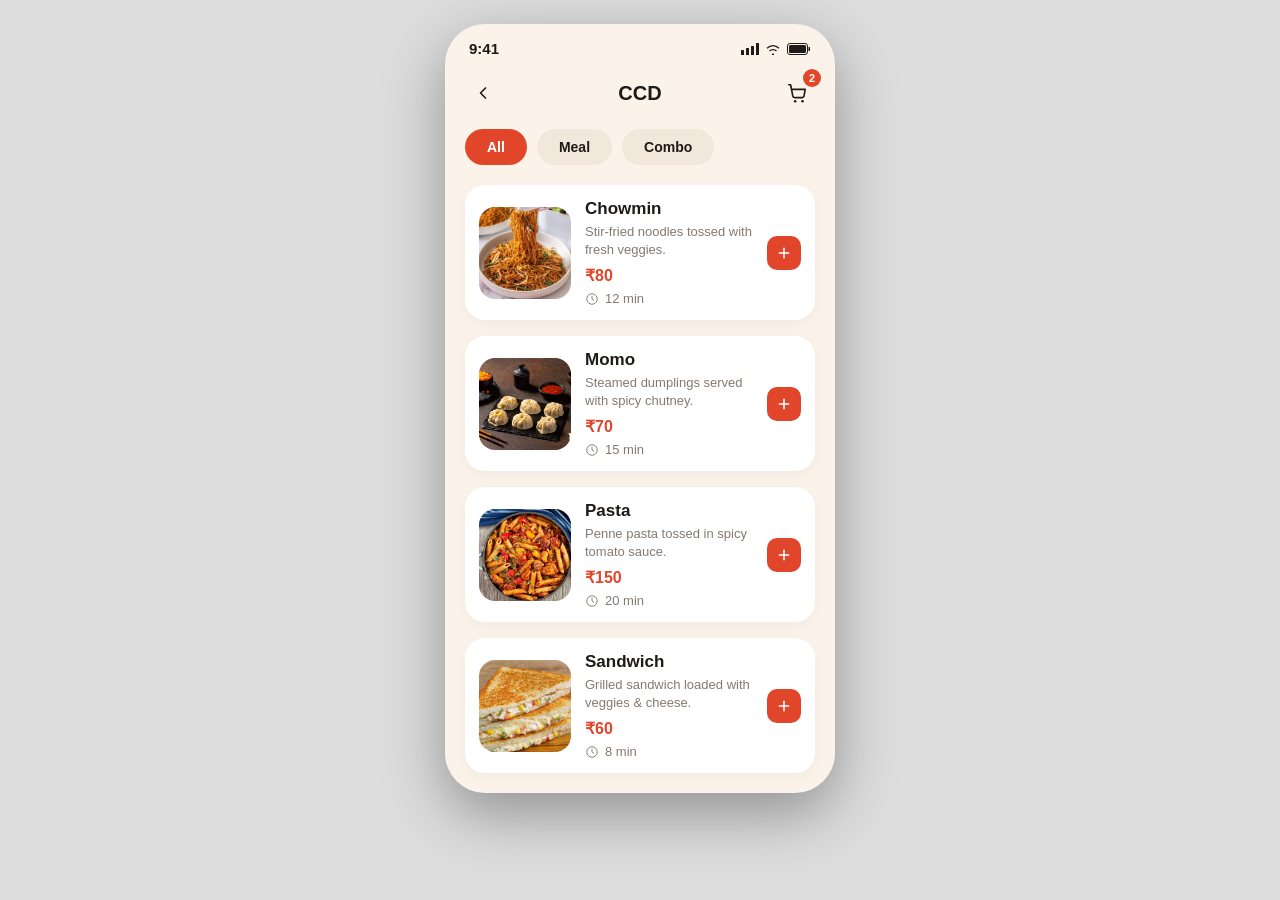
<file: ccd.html>
<!DOCTYPE html>
<html lang="en">
<head>
<meta charset="UTF-8">
<meta name="viewport" content="width=device-width, initial-scale=1.0">
<title>CCD</title>
<style>
  :root{
    --bg: #FBF3E9;
    --card-bg: #FFFFFF;
    --red: #E1462B;
    --text-dark: #1E1B18;
    --text-muted: #837A72;
    --price: #E1462B;
  }
  *{ box-sizing: border-box; margin:0; padding:0; }
  body{
    font-family: -apple-system, BlinkMacSystemFont, "Segoe UI", Roboto, Helvetica, Arial, sans-serif;
    background: #ddd;
    display:flex;
    justify-content:center;
    padding: 24px 0;
  }
  .phone{
    width: 390px;
    max-width: 100%;
    background: var(--bg);
    border-radius: 40px;
    overflow: hidden;
    box-shadow: 0 20px 60px rgba(0,0,0,0.35);
    padding-bottom: 20px;
  }
  .status-bar{
    display:flex;
    justify-content:space-between;
    align-items:center;
    padding: 16px 24px 6px;
    font-weight: 600;
    font-size: 15px;
    color: var(--text-dark);
  }
  .status-icons{
    display:flex;
    align-items:center;
    gap:6px;
  }
  .header{
    display:flex;
    align-items:center;
    justify-content:space-between;
    padding: 12px 20px 18px;
  }
  .header h1{
    font-size: 20px;
    font-weight: 700;
    color: var(--text-dark);
  }
  .icon-btn{
    width: 36px;
    height: 36px;
    display:flex;
    align-items:center;
    justify-content:center;
  }
  .cart-wrap{
    position: relative;
  }
  .cart-badge{
    position:absolute;
    top: -6px;
    right: -6px;
    background: var(--red);
    color: #fff;
    font-size: 11px;
    font-weight: 700;
    width: 18px;
    height: 18px;
    border-radius: 50%;
    display:flex;
    align-items:center;
    justify-content:center;
  }
  .tabs{
    display:flex;
    gap: 10px;
    padding: 0 20px 20px;
  }
  .tab{
    padding: 10px 22px;
    border-radius: 24px;
    font-size: 14px;
    font-weight: 600;
    background: #F1E7DA;
    color: var(--text-dark);
  }
  .tab.active{
    background: var(--red);
    color: #fff;
  }
  .list{
    display:flex;
    flex-direction: column;
    gap: 16px;
    padding: 0 20px;
  }
  .meal-card{
    background: var(--card-bg);
    border-radius: 20px;
    padding: 14px;
    display:flex;
    align-items:center;
    gap: 14px;
    box-shadow: 0 4px 14px rgba(0,0,0,0.04);
  }
  .meal-img{
    width: 92px;
    height: 92px;
    border-radius: 16px;
    object-fit: cover;
    flex-shrink: 0;
    background: #eee;
  }
  .meal-info{
    flex: 1;
    min-width: 0;
  }
  .meal-info h2{
    font-size: 17px;
    font-weight: 700;
    color: var(--text-dark);
    margin-bottom: 4px;
  }
  .meal-info p{
    font-size: 13px;
    color: var(--text-muted);
    line-height: 1.35;
    margin-bottom: 8px;
  }
  .meal-price{
    font-size: 16px;
    font-weight: 700;
    color: var(--price);
    margin-bottom: 6px;
  }
  .meal-time{
    display:flex;
    align-items:center;
    gap: 6px;
    font-size: 13px;
    color: var(--text-muted);
  }
  .meal-time svg{
    width: 14px;
    height: 14px;
  }
  .add-btn{
    width: 34px;
    height: 34px;
    border-radius: 10px;
    background: var(--red);
    display:flex;
    align-items:center;
    justify-content:center;
    flex-shrink: 0;
    align-self: center;
  }
</style>
</head>
<body>

<div class="phone">

  <div class="status-bar">
    <span>9:41</span>
    <div class="status-icons">
      <svg width="18" height="12" viewBox="0 0 18 12" fill="none"><rect x="0" y="7" width="3" height="5" rx="0.5" fill="#1E1B18"/><rect x="5" y="5" width="3" height="7" rx="0.5" fill="#1E1B18"/><rect x="10" y="3" width="3" height="9" rx="0.5" fill="#1E1B18"/><rect x="15" y="0" width="3" height="12" rx="0.5" fill="#1E1B18"/></svg>
      <svg width="16" height="12" viewBox="0 0 16 12" fill="none"><path d="M8 10.5C8.6 10.5 9 10.9 9 11.5C9 12.1 8.6 12.5 8 12.5C7.4 12.5 7 12.1 7 11.5C7 10.9 7.4 10.5 8 10.5Z" fill="#1E1B18"/><path d="M4.5 8C5.4 7.1 6.6 6.6 8 6.6C9.4 6.6 10.6 7.1 11.5 8" stroke="#1E1B18" stroke-width="1.3" fill="none"/><path d="M2 5.3C3.8 3.5 5.8 2.6 8 2.6C10.2 2.6 12.2 3.5 14 5.3" stroke="#1E1B18" stroke-width="1.3" fill="none"/></svg>
      <svg width="24" height="12" viewBox="0 0 24 12" fill="none"><rect x="0.5" y="0.5" width="20" height="11" rx="2.5" stroke="#1E1B18"/><rect x="2" y="2" width="17" height="8" rx="1.5" fill="#1E1B18"/><rect x="21.5" y="4" width="1.5" height="4" rx="0.5" fill="#1E1B18"/></svg>
    </div>
  </div>

  <div class="header">
    <div class="icon-btn">
      <svg width="20" height="20" viewBox="0 0 24 24" fill="none"><path d="M15 18l-6-6 6-6" stroke="#1E1B18" stroke-width="2" stroke-linecap="round" stroke-linejoin="round"/></svg>
    </div>
    <h1>CCD</h1>
    <div class="icon-btn cart-wrap">
      <svg width="22" height="22" viewBox="0 0 24 24" fill="none"><path d="M3 3h2l2.4 12.2a2 2 0 002 1.8h8.2a2 2 0 002-1.6L21 8H6" stroke="#1E1B18" stroke-width="1.8" stroke-linecap="round" stroke-linejoin="round"/><circle cx="10" cy="21" r="1.4" fill="#1E1B18"/><circle cx="18" cy="21" r="1.4" fill="#1E1B18"/></svg>
      <span class="cart-badge">2</span>
    </div>
  </div>

  <div class="tabs">
    <div class="tab active">All</div>
    <div class="tab">Meal</div>
    <div class="tab">Combo</div>
  </div>

  <div class="list">

    <div class="meal-card">
      <img class="meal-img" src="chowmin.png" alt="Chowmin">
      <div class="meal-info">
        <h2>Chowmin</h2>
        <p>Stir-fried noodles tossed with fresh veggies.</p>
        <div class="meal-price">₹80</div>
        <div class="meal-time">
          <svg viewBox="0 0 24 24" fill="none"><circle cx="12" cy="12" r="9" stroke="#837A72" stroke-width="1.6"/><path d="M12 7v5l3 2" stroke="#837A72" stroke-width="1.6" stroke-linecap="round"/></svg>
          12 min
        </div>
      </div>
      <div class="add-btn">
        <svg width="16" height="16" viewBox="0 0 24 24" fill="none"><path d="M12 5v14M5 12h14" stroke="#fff" stroke-width="2.4" stroke-linecap="round"/></svg>
      </div>
    </div>

    <div class="meal-card">
      <img class="meal-img" src="momo.png" alt="Momo">
      <div class="meal-info">
        <h2>Momo</h2>
        <p>Steamed dumplings served with spicy chutney.</p>
        <div class="meal-price">₹70</div>
        <div class="meal-time">
          <svg viewBox="0 0 24 24" fill="none"><circle cx="12" cy="12" r="9" stroke="#837A72" stroke-width="1.6"/><path d="M12 7v5l3 2" stroke="#837A72" stroke-width="1.6" stroke-linecap="round"/></svg>
          15 min
        </div>
      </div>
      <div class="add-btn">
        <svg width="16" height="16" viewBox="0 0 24 24" fill="none"><path d="M12 5v14M5 12h14" stroke="#fff" stroke-width="2.4" stroke-linecap="round"/></svg>
      </div>
    </div>

    <div class="meal-card">
      <img class="meal-img" src="pasta.png" alt="Pasta">
      <div class="meal-info">
        <h2>Pasta</h2>
        <p>Penne pasta tossed in spicy tomato sauce.</p>
        <div class="meal-price">₹150</div>
        <div class="meal-time">
          <svg viewBox="0 0 24 24" fill="none"><circle cx="12" cy="12" r="9" stroke="#837A72" stroke-width="1.6"/><path d="M12 7v5l3 2" stroke="#837A72" stroke-width="1.6" stroke-linecap="round"/></svg>
          20 min
        </div>
      </div>
      <div class="add-btn">
        <svg width="16" height="16" viewBox="0 0 24 24" fill="none"><path d="M12 5v14M5 12h14" stroke="#fff" stroke-width="2.4" stroke-linecap="round"/></svg>
      </div>
    </div>

    <div class="meal-card">
      <img class="meal-img" src="sandwitch.png" alt="Sandwich">
      <div class="meal-info">
        <h2>Sandwich</h2>
        <p>Grilled sandwich loaded with veggies &amp; cheese.</p>
        <div class="meal-price">₹60</div>
        <div class="meal-time">
          <svg viewBox="0 0 24 24" fill="none"><circle cx="12" cy="12" r="9" stroke="#837A72" stroke-width="1.6"/><path d="M12 7v5l3 2" stroke="#837A72" stroke-width="1.6" stroke-linecap="round"/></svg>
          8 min
        </div>
      </div>
      <div class="add-btn">
        <svg width="16" height="16" viewBox="0 0 24 24" fill="none"><path d="M12 5v14M5 12h14" stroke="#fff" stroke-width="2.4" stroke-linecap="round"/></svg>
      </div>
    </div>

  </div>

</div>

</body>
</html>
</file>
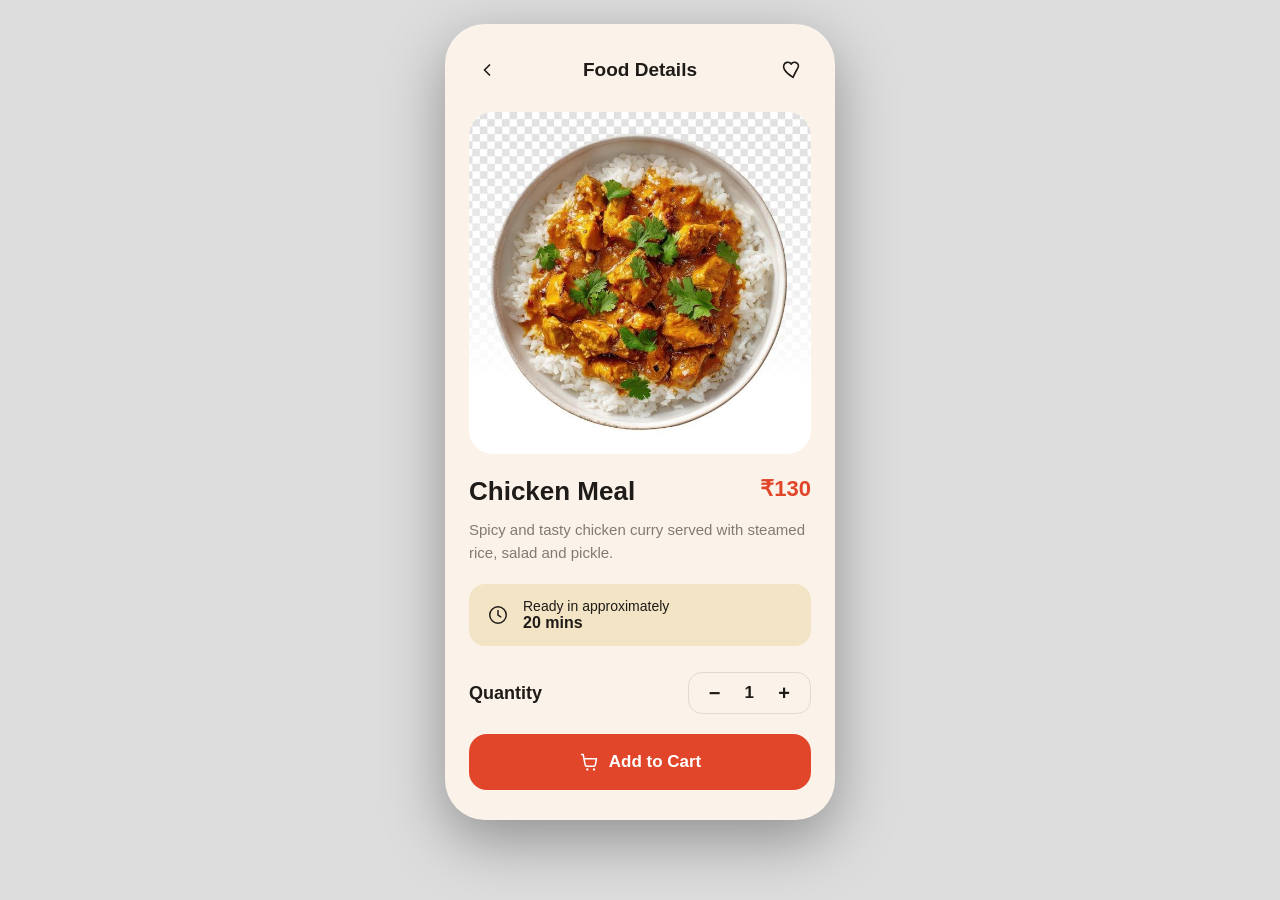
<file: food_details.html>
<!DOCTYPE html>
<html lang="en">
<head>
<meta charset="UTF-8">
<meta name="viewport" content="width=device-width, initial-scale=1.0">
<title>Food Details</title>
<style>
  :root{
    --bg: #FBF3E9;
    --red: #E1462B;
    --text-dark: #1E1B18;
    --text-muted: #837A72;
    --badge-bg: #F3E4C6;
  }
  *{ box-sizing: border-box; margin:0; padding:0; }
  body{
    font-family: -apple-system, BlinkMacSystemFont, "Segoe UI", Roboto, Helvetica, Arial, sans-serif;
    background: #ddd;
    display:flex;
    justify-content:center;
    padding: 24px 0;
  }
  .phone{
    width: 390px;
    max-width: 100%;
    background: var(--bg);
    border-radius: 40px;
    overflow: hidden;
    box-shadow: 0 20px 60px rgba(0,0,0,0.35);
    padding: 28px 24px 30px;
  }
  .header{
    display:flex;
    align-items:center;
    justify-content:space-between;
    margin-bottom: 24px;
  }
  .header h1{
    font-size: 19px;
    font-weight: 700;
    color: var(--text-dark);
  }
  .icon-btn{
    width: 36px;
    height: 36px;
    display:flex;
    align-items:center;
    justify-content:center;
    cursor: pointer;
  }
  .food-img-wrap{
    width: 100%;
    aspect-ratio: 1 / 1;
    border-radius: 24px;
    overflow: hidden;
    margin-bottom: 22px;
    background: #eee;
  }
  .food-img-wrap img{
    width: 100%;
    height: 100%;
    object-fit: cover;
    display: block;
  }
  .title-row{
    display:flex;
    align-items:flex-start;
    justify-content:space-between;
    margin-bottom: 12px;
  }
  .title-row h2{
    font-size: 26px;
    font-weight: 800;
    color: var(--text-dark);
  }
  .price{
    font-size: 22px;
    font-weight: 800;
    color: var(--red);
    white-space: nowrap;
  }
  .description{
    font-size: 15px;
    line-height: 1.5;
    color: var(--text-muted);
    margin-bottom: 20px;
  }
  .time-badge{
    display:flex;
    align-items:center;
    gap: 14px;
    background: var(--badge-bg);
    border-radius: 16px;
    padding: 14px 18px;
    margin-bottom: 26px;
  }
  .time-badge svg{
    width: 22px;
    height: 22px;
    flex-shrink: 0;
  }
  .time-badge .label{
    font-size: 14px;
    color: var(--text-dark);
  }
  .time-badge .value{
    font-size: 16px;
    font-weight: 700;
    color: var(--text-dark);
  }
  .qty-row{
    display:flex;
    align-items:center;
    justify-content:space-between;
    margin-bottom: 20px;
  }
  .qty-row .label{
    font-size: 18px;
    font-weight: 700;
    color: var(--text-dark);
  }
  .qty-control{
    display:flex;
    align-items:center;
    gap: 22px;
    border: 1.5px solid #E4DACB;
    border-radius: 14px;
    padding: 10px 20px;
  }
  .qty-control button{
    background: none;
    border: none;
    font-size: 20px;
    font-weight: 600;
    color: var(--text-dark);
    cursor: pointer;
    line-height: 1;
  }
  .qty-control .count{
    font-size: 17px;
    font-weight: 700;
    color: var(--text-dark);
    min-width: 14px;
    text-align: center;
  }
  .add-to-cart{
    width: 100%;
    background: var(--red);
    color: #fff;
    border: none;
    border-radius: 18px;
    padding: 18px;
    font-size: 17px;
    font-weight: 700;
    display:flex;
    align-items:center;
    justify-content:center;
    gap: 10px;
    cursor: pointer;
  }
  .add-to-cart svg{
    width: 20px;
    height: 20px;
  }
</style>
</head>
<body>

<div class="phone">

  <div class="header">
    <div class="icon-btn">
      <svg width="20" height="20" viewBox="0 0 24 24" fill="none"><path d="M15 18l-6-6 6-6" stroke="#1E1B18" stroke-width="2" stroke-linecap="round" stroke-linejoin="round"/></svg>
    </div>
    <h1>Food Details</h1>
    <div class="icon-btn">
      <svg width="22" height="22" viewBox="0 0 24 24" fill="none"><path d="M12 20s-7-4.35-9.5-8.8C.8 8 2 4.5 5.3 3.7c2-.5 3.9.4 4.7 2 .8-1.6 2.7-2.5 4.7-2C17.9 4.5 19.2 8 16.5 11.2 14 15.65 12 20 12 20z" stroke="#1E1B18" stroke-width="1.8" stroke-linejoin="round"/></svg>
    </div>
  </div>

  <div class="food-img-wrap">
    <img src="chicken-meal.png" alt="Chicken Meal">
  </div>

  <div class="title-row">
    <h2>Chicken Meal</h2>
    <div class="price">₹130</div>
  </div>

  <p class="description">Spicy and tasty chicken curry served with steamed rice, salad and pickle.</p>

  <div class="time-badge">
    <svg viewBox="0 0 24 24" fill="none"><circle cx="12" cy="12" r="9" stroke="#1E1B18" stroke-width="1.6"/><path d="M12 7v5l3 2" stroke="#1E1B18" stroke-width="1.6" stroke-linecap="round"/></svg>
    <div>
      <div class="label">Ready in approximately</div>
      <div class="value">20 mins</div>
    </div>
  </div>

  <div class="qty-row">
    <span class="label">Quantity</span>
    <div class="qty-control">
      <button type="button" onclick="updateQty(-1)">&minus;</button>
      <span class="count" id="qtyCount">1</span>
      <button type="button" onclick="updateQty(1)">+</button>
    </div>
  </div>

  <button class="add-to-cart">
    <svg viewBox="0 0 24 24" fill="none"><path d="M3 3h2l2.4 12.2a2 2 0 002 1.8h8.2a2 2 0 002-1.6L21 8H6" stroke="#fff" stroke-width="1.8" stroke-linecap="round" stroke-linejoin="round"/><circle cx="10" cy="21" r="1.4" fill="#fff"/><circle cx="18" cy="21" r="1.4" fill="#fff"/></svg>
    Add to Cart
  </button>

</div>

<script>
  let qty = 1;
  function updateQty(change){
    qty = Math.max(1, qty + change);
    document.getElementById('qtyCount').textContent = qty;
  }
</script>

</body>
</html>
</file>
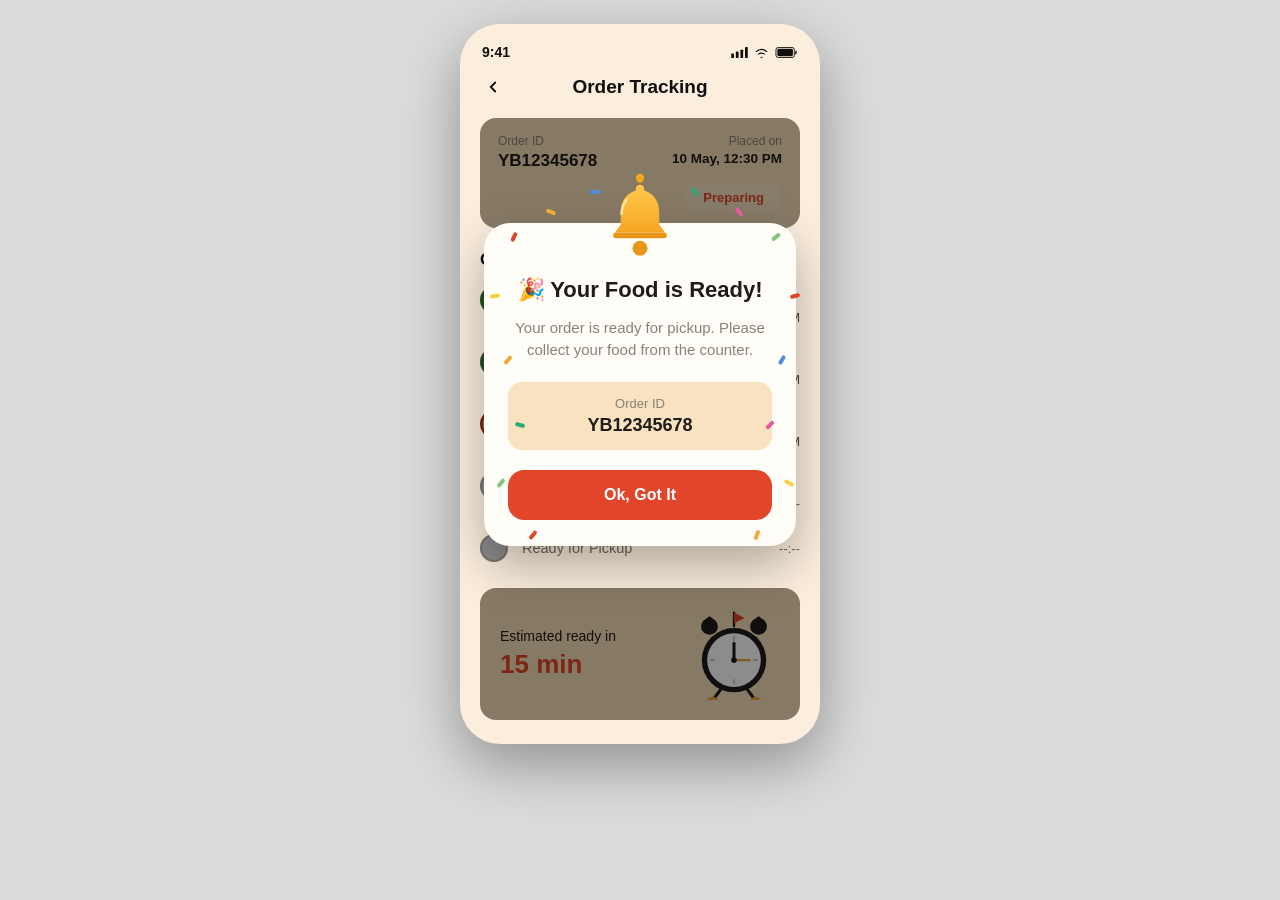
<file: food_ready.html>
<!DOCTYPE html>
<html lang="en">
<head>
<meta charset="UTF-8">
<meta name="viewport" content="width=device-width, initial-scale=1.0">
<title>Order Tracking</title>
<style>
  :root{
    --bg: #FBEEDD;
    --red: #E1462B;
    --green: #3F9142;
    --text-dark: #1E1B18;
    --text-muted: #8A8078;
    --text-faint: #C2B9AC;
    --panel-bg: #F6DDB8;
    --panel-bg-2: #F8E2C0;
  }
  *{ box-sizing: border-box; margin:0; padding:0; }
  body{
    font-family: -apple-system, BlinkMacSystemFont, "Segoe UI", Roboto, Helvetica, Arial, sans-serif;
    background: #dcdcdc;
    display:flex;
    justify-content:center;
    padding: 24px 0;
  }
  .phone{
    width: 360px;
    max-width: 100%;
    background: var(--bg);
    border-radius: 40px;
    overflow: hidden;
    box-shadow: 0 20px 60px rgba(0,0,0,0.35);
    padding: 16px 20px 24px;
    position: relative;
  }

  /* ---------- Background (dimmed) content ---------- */
  .bg-content{
    filter: brightness(0.55);
  }
  .status-bar{
    display:flex;
    justify-content:space-between;
    align-items:center;
    padding: 4px 2px 0;
    font-weight: 600;
    font-size: 14px;
    color: var(--text-dark);
    margin-bottom: 14px;
  }
  .status-icons{ display:flex; align-items:center; gap:6px; }
  .header{
    display:flex;
    align-items:center;
    margin-bottom: 18px;
  }
  .icon-btn{
    width: 26px;
    height: 26px;
    display:flex;
    align-items:center;
    justify-content:center;
    flex-shrink: 0;
  }
  .header h1{
    font-size: 19px;
    font-weight: 800;
    color: var(--text-dark);
    flex: 1;
    text-align: center;
    margin-right: 26px;
  }
  .order-card{
    background: var(--panel-bg);
    border-radius: 16px;
    padding: 16px 18px;
    margin-bottom: 22px;
    display: flex;
    flex-direction: column;
  }
  .order-top{
    display:flex;
    justify-content:space-between;
    gap: 10px;
  }
  .order-top .right{ text-align: right; }
  .order-top .label{
    font-size: 12px;
    color: var(--text-muted);
    margin-bottom: 3px;
  }
  .order-top .value{
    font-size: 17px;
    font-weight: 800;
    color: var(--text-dark);
  }
  .order-top .right .value{
    font-size: 13.5px;
    font-weight: 700;
  }
  .status-pill{
    align-self: flex-end;
    background: var(--panel-bg-2);
    color: var(--red);
    font-weight: 800;
    font-size: 13px;
    padding: 7px 18px;
    border-radius: 20px;
    margin-top: 12px;
    white-space: nowrap;
  }
  .section-title{
    font-size: 17px;
    font-weight: 800;
    color: var(--text-dark);
    margin-bottom: 16px;
  }
  .timeline{ margin-bottom: 26px; }
  .step{ display:flex; gap: 14px; }
  .step-line{
    display:flex;
    flex-direction: column;
    align-items:center;
    flex-shrink: 0;
  }
  .dot{
    width: 28px;
    height: 28px;
    border-radius: 50%;
    display:flex;
    align-items:center;
    justify-content:center;
    flex-shrink: 0;
    z-index: 1;
  }
  .dot.done{ background: var(--green); }
  .dot.done svg{ width: 13px; height: 13px; }
  .dot.active{ background: #fff; border: 3px solid var(--red); }
  .dot.active .inner-dot{
    width: 9px; height: 9px; border-radius: 50%; background: var(--red);
  }
  .dot.pending{ background: #fff; border: 2px solid #DCD2C4; }
  .connector{ width: 2.5px; flex: 1; min-height: 34px; }
  .connector.done{ background: var(--green); }
  .connector.pending{ background: #DED4C4; }
  .step-body{
    flex: 1;
    display:flex;
    justify-content:space-between;
    align-items:center;
    padding-bottom: 26px;
  }
  .step-body:last-child{ padding-bottom: 0; }
  .step-name{ font-size: 14.5px; color: var(--text-muted); }
  .step-name.done{ color: var(--text-dark); font-weight: 500; }
  .step-name.active{ color: var(--text-dark); font-weight: 800; }
  .step-name.pending{ color: var(--text-faint); }
  .step-time{ font-size: 13px; color: var(--text-muted); white-space: nowrap; }
  .step-time.pending{ color: var(--text-faint); }
  .eta-card{
    background: var(--panel-bg);
    border-radius: 16px;
    padding: 20px;
    display:flex;
    align-items:center;
    justify-content:space-between;
    gap: 10px;
  }
  .eta-text .label{ font-size: 14px; color: var(--text-dark); margin-bottom: 5px; }
  .eta-text .value{ font-size: 26px; font-weight: 800; color: var(--red); }
  .clock-illus{ width: 92px; height: 92px; flex-shrink: 0; }

  /* ---------- Modal overlay ---------- */
  .overlay{
    position: absolute;
    inset: 0;
    display:flex;
    align-items:center;
    justify-content:center;
    padding: 24px;
  }
  .modal{
    position: relative;
    width: 100%;
    background: #FFFDF8;
    border-radius: 26px;
    padding: 54px 24px 26px;
    text-align: center;
    box-shadow: 0 20px 50px rgba(0,0,0,0.3);
    overflow: visible;
  }
  .bell-wrap{
    position: absolute;
    top: -50px;
    left: 50%;
    transform: translateX(-50%);
    width: 92px;
    height: 92px;
    z-index: 3;
  }
  .confetti-piece{
    position: absolute;
    width: 10px;
    height: 4px;
    border-radius: 2px;
    z-index: 2;
  }
  .modal-title{
    font-size: 22px;
    font-weight: 800;
    color: var(--text-dark);
    margin-bottom: 14px;
    position: relative;
    z-index: 4;
  }
  .modal-desc{
    font-size: 15px;
    color: var(--text-muted);
    line-height: 1.5;
    margin-bottom: 20px;
    position: relative;
    z-index: 4;
  }
  .order-id-box{
    background: var(--panel-bg-2);
    border-radius: 14px;
    padding: 14px;
    margin-bottom: 20px;
  }
  .order-id-box .label{
    font-size: 13px;
    color: var(--text-muted);
    margin-bottom: 4px;
  }
  .order-id-box .value{
    font-size: 18px;
    font-weight: 800;
    color: var(--text-dark);
  }
  .ok-btn{
    width: 100%;
    background: var(--red);
    color: #fff;
    border: none;
    border-radius: 16px;
    padding: 16px;
    font-size: 16px;
    font-weight: 700;
    cursor: pointer;
  }
</style>
</head>
<body>

<div class="phone">

  <div class="bg-content">
    <div class="status-bar">
      <span>9:41</span>
      <div class="status-icons">
        <svg width="17" height="11" viewBox="0 0 18 12" fill="none"><rect x="0" y="7" width="3" height="5" rx="0.5" fill="#1E1B18"/><rect x="5" y="5" width="3" height="7" rx="0.5" fill="#1E1B18"/><rect x="10" y="3" width="3" height="9" rx="0.5" fill="#1E1B18"/><rect x="15" y="0" width="3" height="12" rx="0.5" fill="#1E1B18"/></svg>
        <svg width="15" height="11" viewBox="0 0 16 12" fill="none"><path d="M8 10.5C8.6 10.5 9 10.9 9 11.5C9 12.1 8.6 12.5 8 12.5C7.4 12.5 7 12.1 7 11.5C7 10.9 7.4 10.5 8 10.5Z" fill="#1E1B18"/><path d="M4.5 8C5.4 7.1 6.6 6.6 8 6.6C9.4 6.6 10.6 7.1 11.5 8" stroke="#1E1B18" stroke-width="1.3" fill="none"/><path d="M2 5.3C3.8 3.5 5.8 2.6 8 2.6C10.2 2.6 12.2 3.5 14 5.3" stroke="#1E1B18" stroke-width="1.3" fill="none"/></svg>
        <svg width="23" height="11" viewBox="0 0 24 12" fill="none"><rect x="0.5" y="0.5" width="20" height="11" rx="2.5" stroke="#1E1B18"/><rect x="2" y="2" width="17" height="8" rx="1.5" fill="#1E1B18"/><rect x="21.5" y="4" width="1.5" height="4" rx="0.5" fill="#1E1B18"/></svg>
      </div>
    </div>

    <div class="header">
      <div class="icon-btn">
        <svg width="18" height="18" viewBox="0 0 24 24" fill="none"><path d="M15 18l-6-6 6-6" stroke="#1E1B18" stroke-width="2.4" stroke-linecap="round" stroke-linejoin="round"/></svg>
      </div>
      <h1>Order Tracking</h1>
    </div>

    <div class="order-card">
      <div class="order-top">
        <div>
          <div class="label">Order ID</div>
          <div class="value">YB12345678</div>
        </div>
        <div class="right">
          <div class="label">Placed on</div>
          <div class="value">10 May, 12:30 PM</div>
        </div>
      </div>
      <div class="status-pill">Preparing</div>
    </div>

    <div class="section-title">Order Status</div>

    <div class="timeline">
      <div class="step">
        <div class="step-line">
          <div class="dot done"><svg viewBox="0 0 24 24" fill="none"><path d="M5 13l4 4 10-10" stroke="#fff" stroke-width="3" stroke-linecap="round" stroke-linejoin="round"/></svg></div>
          <div class="connector done"></div>
        </div>
        <div class="step-body">
          <span class="step-name done">Order Confirmed</span>
          <span class="step-time">12:30 PM</span>
        </div>
      </div>
      <div class="step">
        <div class="step-line">
          <div class="dot done"><svg viewBox="0 0 24 24" fill="none"><path d="M5 13l4 4 10-10" stroke="#fff" stroke-width="3" stroke-linecap="round" stroke-linejoin="round"/></svg></div>
          <div class="connector done"></div>
        </div>
        <div class="step-body">
          <span class="step-name done">Payment Successful</span>
          <span class="step-time">12:31 PM</span>
        </div>
      </div>
      <div class="step">
        <div class="step-line">
          <div class="dot active"><div class="inner-dot"></div></div>
          <div class="connector pending"></div>
        </div>
        <div class="step-body">
          <span class="step-name active">Food is Being Prepared</span>
          <span class="step-time">12:32 PM</span>
        </div>
      </div>
      <div class="step">
        <div class="step-line">
          <div class="dot pending"></div>
          <div class="connector pending"></div>
        </div>
        <div class="step-body">
          <span class="step-name pending">Almost Ready</span>
          <span class="step-time pending">--:--</span>
        </div>
      </div>
      <div class="step">
        <div class="step-line">
          <div class="dot pending"></div>
        </div>
        <div class="step-body">
          <span class="step-name pending">Ready for Pickup</span>
          <span class="step-time pending">--:--</span>
        </div>
      </div>
    </div>

    <div class="eta-card">
      <div class="eta-text">
        <div class="label">Estimated ready in</div>
        <div class="value">15 min</div>
      </div>
      <svg class="clock-illus" viewBox="0 0 120 120" fill="none">
        <circle cx="28" cy="24" r="11" fill="#1E1B18"/>
        <circle cx="92" cy="24" r="11" fill="#1E1B18"/>
        <circle cx="28" cy="14" r="3" fill="#1E1B18"/>
        <circle cx="92" cy="14" r="3" fill="#1E1B18"/>
        <path d="M60 6v18" stroke="#1E1B18" stroke-width="3" stroke-linecap="round"/>
        <path d="M60 6l14 7-14 7z" fill="#E1462B"/>
        <circle cx="60" cy="68" r="42" fill="#1E1B18"/>
        <circle cx="60" cy="68" r="35" fill="#fff"/>
        <g stroke="#C2B9AC" stroke-width="2">
          <line x1="60" y1="37" x2="60" y2="43"/>
          <line x1="60" y1="93" x2="60" y2="99"/>
          <line x1="29" y1="68" x2="35" y2="68"/>
          <line x1="85" y1="68" x2="91" y2="68"/>
        </g>
        <line x1="60" y1="68" x2="60" y2="46" stroke="#1E1B18" stroke-width="4" stroke-linecap="round"/>
        <line x1="60" y1="68" x2="80" y2="68" stroke="#E8A33D" stroke-width="3.2" stroke-linecap="round"/>
        <circle cx="60" cy="68" r="3.6" fill="#1E1B18"/>
        <path d="M42 107l-8 11" stroke="#1E1B18" stroke-width="4" stroke-linecap="round"/>
        <ellipse cx="32" cy="120" rx="7" ry="4" fill="#E8A33D"/>
        <path d="M78 107l8 11" stroke="#1E1B18" stroke-width="4" stroke-linecap="round"/>
        <ellipse cx="88" cy="120" rx="7" ry="4" fill="#E8A33D"/>
      </svg>
    </div>
  </div>

  <!-- ---------- Modal ---------- -->
  <div class="overlay" id="overlay">
    <div class="modal" id="modal">
      <div class="bell-wrap">
        <svg viewBox="0 0 100 110" width="92" height="92">
          <defs>
            <linearGradient id="bellGrad" x1="0" y1="0" x2="0" y2="1">
              <stop offset="0" stop-color="#FFC94D"/>
              <stop offset="1" stop-color="#F5A623"/>
            </linearGradient>
          </defs>
          <!-- top knob -->
          <rect x="47" y="4" width="6" height="8" rx="2" fill="#E8951A"/>
          <circle cx="50" cy="6" r="5" fill="#F5A623"/>
          <!-- bell body -->
          <path d="M50 14c-3 0-5 2-5 5v2c-11 3-18 13-18 25v16l-7 9h60l-7-9V46c0-12-7-22-18-25v-2c0-3-2-5-5-5z" fill="url(#bellGrad)"/>
          <!-- shine -->
          <path d="M34 32c-4 5-6 11-6 17" stroke="#FFE3A0" stroke-width="3" stroke-linecap="round" fill="none"/>
          <!-- bottom rim -->
          <rect x="18" y="71" width="64" height="7" rx="3.5" fill="#E8951A"/>
          <!-- clapper -->
          <ellipse cx="50" cy="90" rx="9" ry="9" fill="#E8951A"/>
        </svg>
      </div>

      <div class="modal-title">🎉 Your Food is Ready!</div>
      <div class="modal-desc">Your order is ready for pickup. Please collect your food from the counter.</div>

      <div class="order-id-box">
        <div class="label">Order ID</div>
        <div class="value">YB12345678</div>
      </div>

      <button class="ok-btn" onclick="document.getElementById('overlay').style.display='none'">Ok, Got It</button>
    </div>
  </div>

</div>

<script>
  const colors = ['#E1462B','#F2A93B','#4C8DE0','#2FA97A','#E85AA0','#7FC77C','#F5D142'];
  const modal = document.getElementById('modal');

  // Ring of confetti around the bell area, kept clear of the text block
  const ringSpots = [
    {x: 8,  y: 4},  {x: 20, y: -4}, {x: 34, y: -10}, {x: 66, y: -10}, {x: 80, y: -4}, {x: 92, y: 4},
    {x: 2,  y: 22}, {x: 98, y: 22},
    {x: 6,  y: 42}, {x: 94, y: 42},
    {x: 10, y: 62}, {x: 90, y: 62},
    {x: 4,  y: 80}, {x: 96, y: 80},
    {x: 14, y: 96}, {x: 86, y: 96}
  ];

  ringSpots.forEach((spot, i) => {
    const c = document.createElement('div');
    c.className = 'confetti-piece';
    c.style.left = spot.x + '%';
    c.style.top = spot.y + '%';
    c.style.background = colors[i % colors.length];
    c.style.transform = `rotate(${Math.random()*360}deg)`;
    modal.appendChild(c);
  });
</script>

</body>
</html>
</file>
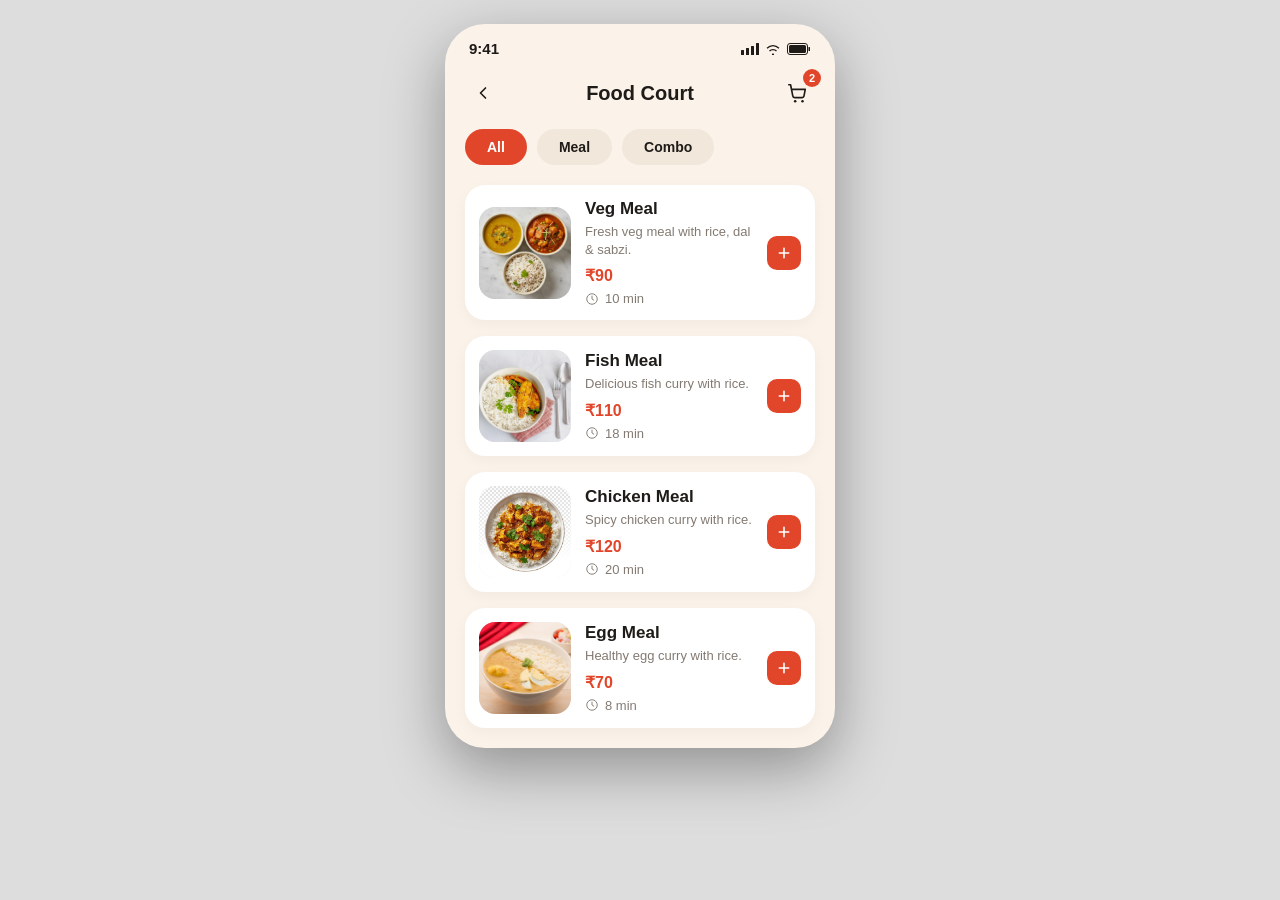
<file: foodcourt.html>
<!DOCTYPE html>
<html lang="en">
<head>
<meta charset="UTF-8">
<meta name="viewport" content="width=device-width, initial-scale=1.0">
<title>Food Court</title>
<style>
  :root{
    --bg: #FBF3E9;
    --card-bg: #FFFFFF;
    --red: #E1462B;
    --text-dark: #1E1B18;
    --text-muted: #837A72;
    --price: #E1462B;
  }
  *{ box-sizing: border-box; margin:0; padding:0; }
  body{
    font-family: -apple-system, BlinkMacSystemFont, "Segoe UI", Roboto, Helvetica, Arial, sans-serif;
    background: #ddd;
    display:flex;
    justify-content:center;
    padding: 24px 0;
  }
  .phone{
    width: 390px;
    max-width: 100%;
    background: var(--bg);
    border-radius: 40px;
    overflow: hidden;
    box-shadow: 0 20px 60px rgba(0,0,0,0.35);
    padding-bottom: 20px;
  }
  .status-bar{
    display:flex;
    justify-content:space-between;
    align-items:center;
    padding: 16px 24px 6px;
    font-weight: 600;
    font-size: 15px;
    color: var(--text-dark);
  }
  .status-icons{
    display:flex;
    align-items:center;
    gap:6px;
  }
  .header{
    display:flex;
    align-items:center;
    justify-content:space-between;
    padding: 12px 20px 18px;
  }
  .header h1{
    font-size: 20px;
    font-weight: 700;
    color: var(--text-dark);
  }
  .icon-btn{
    width: 36px;
    height: 36px;
    display:flex;
    align-items:center;
    justify-content:center;
  }
  .cart-wrap{
    position: relative;
  }
  .cart-badge{
    position:absolute;
    top: -6px;
    right: -6px;
    background: var(--red);
    color: #fff;
    font-size: 11px;
    font-weight: 700;
    width: 18px;
    height: 18px;
    border-radius: 50%;
    display:flex;
    align-items:center;
    justify-content:center;
  }
  .tabs{
    display:flex;
    gap: 10px;
    padding: 0 20px 20px;
  }
  .tab{
    padding: 10px 22px;
    border-radius: 24px;
    font-size: 14px;
    font-weight: 600;
    background: #F1E7DA;
    color: var(--text-dark);
  }
  .tab.active{
    background: var(--red);
    color: #fff;
  }
  .list{
    display:flex;
    flex-direction: column;
    gap: 16px;
    padding: 0 20px;
  }
  .meal-card{
    background: var(--card-bg);
    border-radius: 20px;
    padding: 14px;
    display:flex;
    align-items:center;
    gap: 14px;
    box-shadow: 0 4px 14px rgba(0,0,0,0.04);
  }
  .meal-img{
    width: 92px;
    height: 92px;
    border-radius: 16px;
    object-fit: cover;
    flex-shrink: 0;
    background: #eee;
  }
  .meal-info{
    flex: 1;
    min-width: 0;
  }
  .meal-info h2{
    font-size: 17px;
    font-weight: 700;
    color: var(--text-dark);
    margin-bottom: 4px;
  }
  .meal-info p{
    font-size: 13px;
    color: var(--text-muted);
    line-height: 1.35;
    margin-bottom: 8px;
  }
  .meal-price{
    font-size: 16px;
    font-weight: 700;
    color: var(--price);
    margin-bottom: 6px;
  }
  .meal-time{
    display:flex;
    align-items:center;
    gap: 6px;
    font-size: 13px;
    color: var(--text-muted);
  }
  .meal-time svg{
    width: 14px;
    height: 14px;
  }
  .add-btn{
    width: 34px;
    height: 34px;
    border-radius: 10px;
    background: var(--red);
    display:flex;
    align-items:center;
    justify-content:center;
    flex-shrink: 0;
    align-self: center;
  }
</style>
</head>
<body>

<div class="phone">

  <div class="status-bar">
    <span>9:41</span>
    <div class="status-icons">
      <svg width="18" height="12" viewBox="0 0 18 12" fill="none"><rect x="0" y="7" width="3" height="5" rx="0.5" fill="#1E1B18"/><rect x="5" y="5" width="3" height="7" rx="0.5" fill="#1E1B18"/><rect x="10" y="3" width="3" height="9" rx="0.5" fill="#1E1B18"/><rect x="15" y="0" width="3" height="12" rx="0.5" fill="#1E1B18"/></svg>
      <svg width="16" height="12" viewBox="0 0 16 12" fill="none"><path d="M8 10.5C8.6 10.5 9 10.9 9 11.5C9 12.1 8.6 12.5 8 12.5C7.4 12.5 7 12.1 7 11.5C7 10.9 7.4 10.5 8 10.5Z" fill="#1E1B18"/><path d="M4.5 8C5.4 7.1 6.6 6.6 8 6.6C9.4 6.6 10.6 7.1 11.5 8" stroke="#1E1B18" stroke-width="1.3" fill="none"/><path d="M2 5.3C3.8 3.5 5.8 2.6 8 2.6C10.2 2.6 12.2 3.5 14 5.3" stroke="#1E1B18" stroke-width="1.3" fill="none"/></svg>
      <svg width="24" height="12" viewBox="0 0 24 12" fill="none"><rect x="0.5" y="0.5" width="20" height="11" rx="2.5" stroke="#1E1B18"/><rect x="2" y="2" width="17" height="8" rx="1.5" fill="#1E1B18"/><rect x="21.5" y="4" width="1.5" height="4" rx="0.5" fill="#1E1B18"/></svg>
    </div>
  </div>

  <div class="header">
    <div class="icon-btn">
      <svg width="20" height="20" viewBox="0 0 24 24" fill="none"><path d="M15 18l-6-6 6-6" stroke="#1E1B18" stroke-width="2" stroke-linecap="round" stroke-linejoin="round"/></svg>
    </div>
    <h1>Food Court</h1>
    <div class="icon-btn cart-wrap">
      <svg width="22" height="22" viewBox="0 0 24 24" fill="none"><path d="M3 3h2l2.4 12.2a2 2 0 002 1.8h8.2a2 2 0 002-1.6L21 8H6" stroke="#1E1B18" stroke-width="1.8" stroke-linecap="round" stroke-linejoin="round"/><circle cx="10" cy="21" r="1.4" fill="#1E1B18"/><circle cx="18" cy="21" r="1.4" fill="#1E1B18"/></svg>
      <span class="cart-badge">2</span>
    </div>
  </div>

  <div class="tabs">
    <div class="tab active">All</div>
    <div class="tab">Meal</div>
    <div class="tab">Combo</div>
  </div>

  <div class="list">

    <div class="meal-card">
      <img class="meal-img" src="veg-meal.png" alt="Veg Meal">
      <div class="meal-info">
        <h2>Veg Meal</h2>
        <p>Fresh veg meal with rice, dal &amp; sabzi.</p>
        <div class="meal-price">₹90</div>
        <div class="meal-time">
          <svg viewBox="0 0 24 24" fill="none"><circle cx="12" cy="12" r="9" stroke="#837A72" stroke-width="1.6"/><path d="M12 7v5l3 2" stroke="#837A72" stroke-width="1.6" stroke-linecap="round"/></svg>
          10 min
        </div>
      </div>
      <div class="add-btn">
        <svg width="16" height="16" viewBox="0 0 24 24" fill="none"><path d="M12 5v14M5 12h14" stroke="#fff" stroke-width="2.4" stroke-linecap="round"/></svg>
      </div>
    </div>

    <div class="meal-card">
      <img class="meal-img" src="fish-meal.png" alt="Fish Meal">
      <div class="meal-info">
        <h2>Fish Meal</h2>
        <p>Delicious fish curry with rice.</p>
        <div class="meal-price">₹110</div>
        <div class="meal-time">
          <svg viewBox="0 0 24 24" fill="none"><circle cx="12" cy="12" r="9" stroke="#837A72" stroke-width="1.6"/><path d="M12 7v5l3 2" stroke="#837A72" stroke-width="1.6" stroke-linecap="round"/></svg>
          18 min
        </div>
      </div>
      <div class="add-btn">
        <svg width="16" height="16" viewBox="0 0 24 24" fill="none"><path d="M12 5v14M5 12h14" stroke="#fff" stroke-width="2.4" stroke-linecap="round"/></svg>
      </div>
    </div>

    <div class="meal-card">
      <img class="meal-img" src="chicken-meal.png" alt="Chicken Meal">
      <div class="meal-info">
        <h2>Chicken Meal</h2>
        <p>Spicy chicken curry with rice.</p>
        <div class="meal-price">₹120</div>
        <div class="meal-time">
          <svg viewBox="0 0 24 24" fill="none"><circle cx="12" cy="12" r="9" stroke="#837A72" stroke-width="1.6"/><path d="M12 7v5l3 2" stroke="#837A72" stroke-width="1.6" stroke-linecap="round"/></svg>
          20 min
        </div>
      </div>
      <div class="add-btn">
        <svg width="16" height="16" viewBox="0 0 24 24" fill="none"><path d="M12 5v14M5 12h14" stroke="#fff" stroke-width="2.4" stroke-linecap="round"/></svg>
      </div>
    </div>

    <div class="meal-card">
      <img class="meal-img" src="egg-meal.png" alt="Egg Meal">
      <div class="meal-info">
        <h2>Egg Meal</h2>
        <p>Healthy egg curry with rice.</p>
        <div class="meal-price">₹70</div>
        <div class="meal-time">
          <svg viewBox="0 0 24 24" fill="none"><circle cx="12" cy="12" r="9" stroke="#837A72" stroke-width="1.6"/><path d="M12 7v5l3 2" stroke="#837A72" stroke-width="1.6" stroke-linecap="round"/></svg>
          8 min
        </div>
      </div>
      <div class="add-btn">
        <svg width="16" height="16" viewBox="0 0 24 24" fill="none"><path d="M12 5v14M5 12h14" stroke="#fff" stroke-width="2.4" stroke-linecap="round"/></svg>
      </div>
    </div>

  </div>

</div>

</body>
</html>
</file>
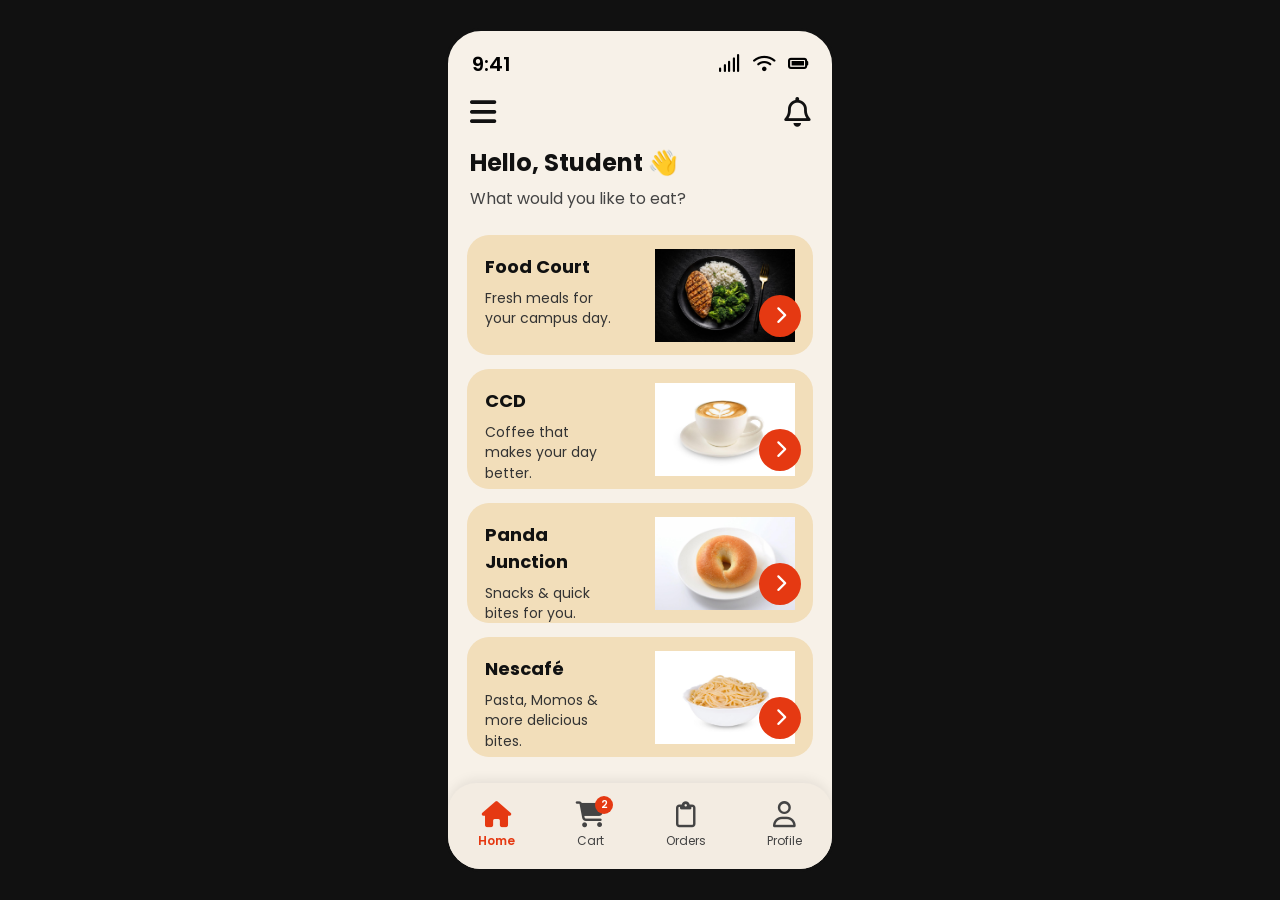
<file: home.html>
<!DOCTYPE html>
<html lang="en">
<head>
    <meta charset="UTF-8">
    <meta name="viewport" content="width=device-width, initial-scale=1.0">
    <title>YummyBites - Home</title>

    <!-- Google Font -->
    <link href="https://fonts.googleapis.com/css2?family=Poppins:wght@400;500;600;700&display=swap" rel="stylesheet">

    <!-- Font Awesome -->
    <link rel="stylesheet" href="https://cdnjs.cloudflare.com/ajax/libs/font-awesome/6.6.0/css/all.min.css">

    <link rel="stylesheet" href="home.css">
</head>

<body>

<div class="phone">

    <!-- Status Bar -->
    <div class="status-bar">
        <div class="time">9:41</div>

        <div class="icons">
            <i class="fas fa-signal"></i>
            <i class="fas fa-wifi"></i>
            <i class="fas fa-battery-full"></i>
        </div>
    </div>

    <!-- Top Bar -->
    <div class="top-bar">
        <i class="fas fa-bars"></i>
        <i class="far fa-bell"></i>
    </div>

    <!-- Greeting -->
    <div class="header">
        <h1>Hello, Student 👋</h1>
        <p>What would you like to eat?</p>
    </div>

    <!-- Food Court -->
    <div class="card">
        <div class="text">
            <h2>Food Court</h2>
            <p>Fresh meals for your campus day.</p>
        </div>

        <img src="foodcourt.png" alt="Food Court">

        <div class="arrow">
            <i class="fas fa-chevron-right"></i>
        </div>
    </div>

    <!-- CCD -->
    <div class="card">
        <div class="text">
            <h2>CCD</h2>
            <p>Coffee that makes your day better.</p>
        </div>

        <img src="ccd.png" alt="CCD">

        <div class="arrow">
            <i class="fas fa-chevron-right"></i>
        </div>
    </div>

    <!-- Panda Junction -->
    <div class="card">
        <div class="text">
            <h2>Panda Junction</h2>
            <p>Snacks & quick bites for you.</p>
        </div>

        <img src="panda.png" alt="Panda Junction">

        <div class="arrow">
            <i class="fas fa-chevron-right"></i>
        </div>
    </div>

    <!-- Nescafe -->
    <div class="card">
        <div class="text">
            <h2>Nescafé</h2>
            <p>Pasta, Momos & more delicious bites.</p>
        </div>

        <img src="nescafe.png" alt="Nescafe">

        <div class="arrow">
            <i class="fas fa-chevron-right"></i>
        </div>
    </div>

    <!-- Bottom Navigation -->
    <div class="bottom-nav">

        <div class="nav active">
            <i class="fas fa-house"></i>
            <span>Home</span>
        </div>

        <div class="nav">
            <div class="cart-icon">
                <i class="fas fa-cart-shopping"></i>
                <div class="badge">2</div>
            </div>
            <span>Cart</span>
        </div>

        <div class="nav">
            <i class="far fa-clipboard"></i>
            <span>Orders</span>
        </div>

        <div class="nav">
            <i class="far fa-user"></i>
            <span>Profile</span>
        </div>

    </div>

</div>

</body>
</html>
</file>
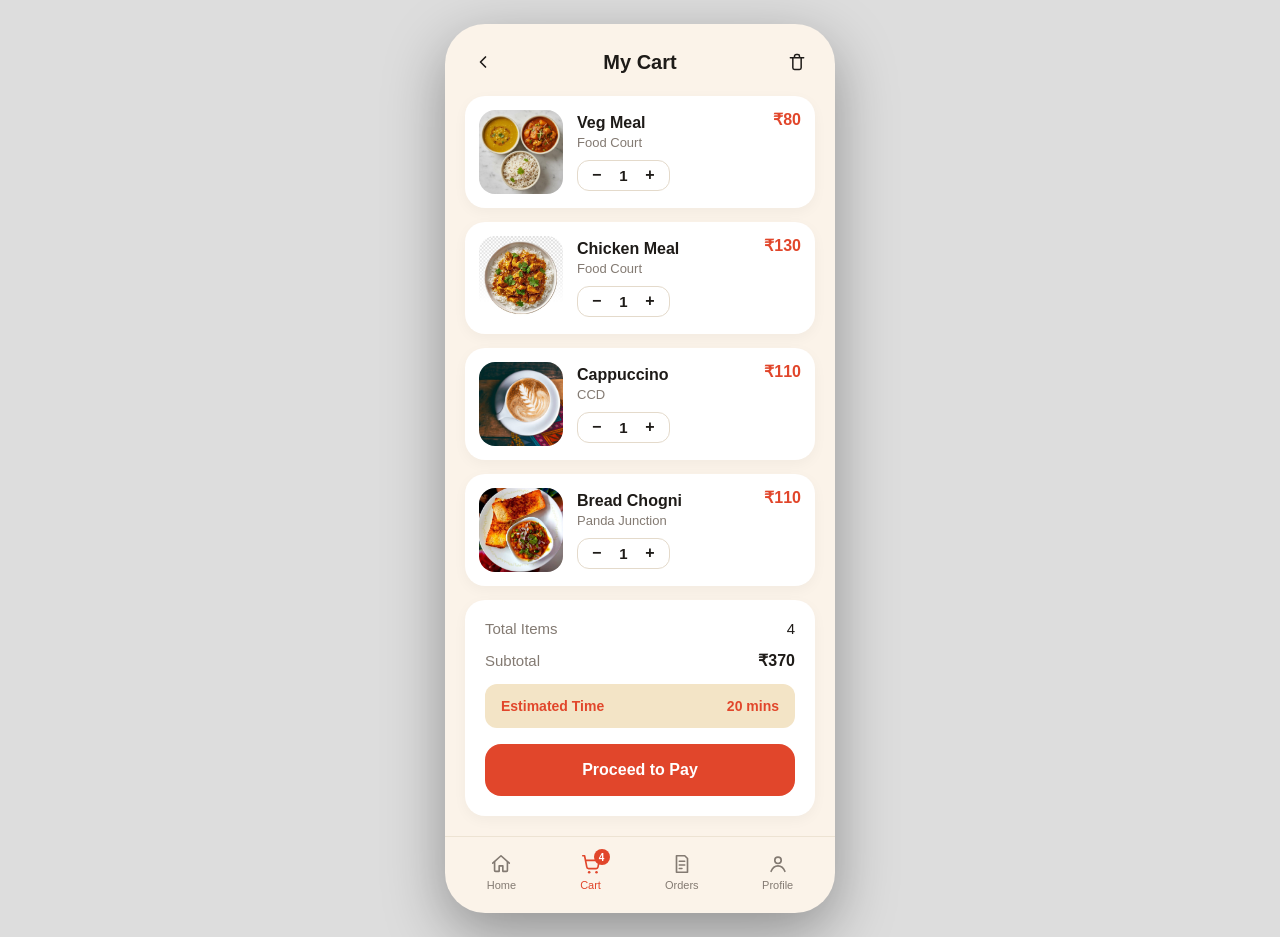
<file: My_cart.html>
<!DOCTYPE html>
<html lang="en">
<head>
<meta charset="UTF-8">
<meta name="viewport" content="width=device-width, initial-scale=1.0">
<title>My Cart</title>
<style>
  :root{
    --bg: #FBF3E9;
    --card-bg: #FFFFFF;
    --red: #E1462B;
    --text-dark: #1E1B18;
    --text-muted: #837A72;
    --badge-bg: #F3E4C6;
  }
  *{ box-sizing: border-box; margin:0; padding:0; }
  body{
    font-family: -apple-system, BlinkMacSystemFont, "Segoe UI", Roboto, Helvetica, Arial, sans-serif;
    background: #ddd;
    display:flex;
    justify-content:center;
    padding: 24px 0;
  }
  .phone{
    width: 390px;
    max-width: 100%;
    background: var(--bg);
    border-radius: 40px;
    overflow: hidden;
    box-shadow: 0 20px 60px rgba(0,0,0,0.35);
    display: flex;
    flex-direction: column;
  }
  .header{
    display:flex;
    align-items:center;
    justify-content:space-between;
    padding: 22px 22px 18px;
  }
  .header h1{
    font-size: 20px;
    font-weight: 700;
    color: var(--text-dark);
  }
  .icon-btn{
    width: 32px;
    height: 32px;
    display:flex;
    align-items:center;
    justify-content:center;
    cursor: pointer;
  }
  .content{
    padding: 0 20px;
    flex: 1;
  }
  .cart-item{
    background: var(--card-bg);
    border-radius: 20px;
    padding: 14px;
    display:flex;
    align-items:center;
    gap: 14px;
    margin-bottom: 14px;
    box-shadow: 0 4px 14px rgba(0,0,0,0.04);
  }
  .cart-item img{
    width: 84px;
    height: 84px;
    border-radius: 16px;
    object-fit: cover;
    flex-shrink: 0;
    background: #eee;
  }
  .item-info{
    flex: 1;
    min-width: 0;
  }
  .item-info h2{
    font-size: 16px;
    font-weight: 700;
    color: var(--text-dark);
    margin-bottom: 3px;
  }
  .item-info .source{
    font-size: 13px;
    color: var(--text-muted);
    margin-bottom: 10px;
  }
  .qty-control{
    display:flex;
    align-items:center;
    gap: 16px;
    border: 1.5px solid #E4DACB;
    border-radius: 12px;
    padding: 6px 14px;
    width: fit-content;
  }
  .qty-control button{
    background: none;
    border: none;
    font-size: 16px;
    font-weight: 600;
    color: var(--text-dark);
    cursor: pointer;
    line-height: 1;
  }
  .qty-control .count{
    font-size: 15px;
    font-weight: 700;
    color: var(--text-dark);
    min-width: 12px;
    text-align: center;
  }
  .item-price{
    align-self: flex-start;
    font-size: 16px;
    font-weight: 700;
    color: var(--red);
    white-space: nowrap;
  }
  .summary{
    background: var(--card-bg);
    border-radius: 20px;
    padding: 20px;
    margin-top: 6px;
    box-shadow: 0 4px 14px rgba(0,0,0,0.04);
  }
  .summary-row{
    display:flex;
    justify-content:space-between;
    align-items:center;
    font-size: 15px;
    color: var(--text-dark);
    margin-bottom: 14px;
  }
  .summary-row span:first-child{
    color: var(--text-muted);
  }
  .summary-row.bold span:last-child{
    font-weight: 700;
    font-size: 16px;
  }
  .time-badge{
    background: var(--badge-bg);
    border-radius: 12px;
    padding: 14px 16px;
    display:flex;
    justify-content:space-between;
    align-items:center;
    font-weight: 700;
    color: var(--red);
    font-size: 14px;
    margin-bottom: 16px;
  }
  .pay-btn{
    width: 100%;
    background: var(--red);
    color: #fff;
    border: none;
    border-radius: 16px;
    padding: 17px;
    font-size: 16px;
    font-weight: 700;
    cursor: pointer;
  }
  .bottom-nav{
    display:flex;
    justify-content:space-around;
    align-items:center;
    padding: 16px 10px 22px;
    margin-top: 20px;
    border-top: 1px solid #EDE3D3;
  }
  .nav-item{
    display:flex;
    flex-direction:column;
    align-items:center;
    gap: 4px;
    font-size: 11px;
    color: var(--text-muted);
    position: relative;
  }
  .nav-item.active{
    color: var(--red);
  }
  .nav-item svg{
    width: 22px;
    height: 22px;
  }
  .nav-badge{
    position:absolute;
    top: -4px;
    right: -8px;
    background: var(--red);
    color: #fff;
    font-size: 10px;
    font-weight: 700;
    width: 16px;
    height: 16px;
    border-radius: 50%;
    display:flex;
    align-items:center;
    justify-content:center;
  }
</style>
</head>
<body>

<div class="phone">

  <div class="header">
    <div class="icon-btn">
      <svg width="20" height="20" viewBox="0 0 24 24" fill="none"><path d="M15 18l-6-6 6-6" stroke="#1E1B18" stroke-width="2" stroke-linecap="round" stroke-linejoin="round"/></svg>
    </div>
    <h1>My Cart</h1>
    <div class="icon-btn">
      <svg width="20" height="20" viewBox="0 0 24 24" fill="none"><path d="M4 7h16M9 7V5a2 2 0 012-2h2a2 2 0 012 2v2m-8 0v12a2 2 0 002 2h6a2 2 0 002-2V7" stroke="#1E1B18" stroke-width="1.8" stroke-linecap="round" stroke-linejoin="round"/></svg>
    </div>
  </div>

  <div class="content">

    <div class="cart-item">
      <img src="veg-meal.png" alt="Veg Meal">
      <div class="item-info">
        <h2>Veg Meal</h2>
        <div class="source">Food Court</div>
        <div class="qty-control">
          <button type="button" onclick="updateQty(this,-1)">&minus;</button>
          <span class="count">1</span>
          <button type="button" onclick="updateQty(this,1)">+</button>
        </div>
      </div>
      <div class="item-price">₹80</div>
    </div>

    <div class="cart-item">
      <img src="chicken-meal.png" alt="Chicken Meal">
      <div class="item-info">
        <h2>Chicken Meal</h2>
        <div class="source">Food Court</div>
        <div class="qty-control">
          <button type="button" onclick="updateQty(this,-1)">&minus;</button>
          <span class="count">1</span>
          <button type="button" onclick="updateQty(this,1)">+</button>
        </div>
      </div>
      <div class="item-price">₹130</div>
    </div>

    <div class="cart-item">
      <img src="Cappuccino.png" alt="Cappuccino">
      <div class="item-info">
        <h2>Cappuccino</h2>
        <div class="source">CCD</div>
        <div class="qty-control">
          <button type="button" onclick="updateQty(this,-1)">&minus;</button>
          <span class="count">1</span>
          <button type="button" onclick="updateQty(this,1)">+</button>
        </div>
      </div>
      <div class="item-price">₹110</div>
    </div>

    <div class="cart-item">
      <img src="bread-ghugni.png" alt="Bread Chogni">
      <div class="item-info">
        <h2>Bread Chogni</h2>
        <div class="source">Panda Junction</div>
        <div class="qty-control">
          <button type="button" onclick="updateQty(this,-1)">&minus;</button>
          <span class="count">1</span>
          <button type="button" onclick="updateQty(this,1)">+</button>
        </div>
      </div>
      <div class="item-price">₹110</div>
    </div>

    <div class="summary">
      <div class="summary-row">
        <span>Total Items</span>
        <span id="totalItems">4</span>
      </div>
      <div class="summary-row bold">
        <span>Subtotal</span>
        <span id="subtotal">₹370</span>
      </div>
      <div class="time-badge">
        <span>Estimated Time</span>
        <span>20 mins</span>
      </div>
      <button class="pay-btn">Proceed to Pay</button>
    </div>

  </div>

  <div class="bottom-nav">
    <div class="nav-item">
      <svg viewBox="0 0 24 24" fill="none"><path d="M3 11l9-8 9 8" stroke="#837A72" stroke-width="1.8" stroke-linecap="round" stroke-linejoin="round"/><path d="M5 10v9a1 1 0 001 1h4v-6h4v6h4a1 1 0 001-1v-9" stroke="#837A72" stroke-width="1.8" stroke-linecap="round" stroke-linejoin="round"/></svg>
      Home
    </div>
    <div class="nav-item active">
      <svg viewBox="0 0 24 24" fill="none"><path d="M3 3h2l2.4 12.2a2 2 0 002 1.8h8.2a2 2 0 002-1.6L21 8H6" stroke="#E1462B" stroke-width="1.8" stroke-linecap="round" stroke-linejoin="round"/><circle cx="10" cy="21" r="1.4" fill="#E1462B"/><circle cx="18" cy="21" r="1.4" fill="#E1462B"/></svg>
      Cart
      <span class="nav-badge" id="navBadge">4</span>
    </div>
    <div class="nav-item">
      <svg viewBox="0 0 24 24" fill="none"><path d="M6 3h9l3 3v15H6V3z" stroke="#837A72" stroke-width="1.8" stroke-linejoin="round"/><path d="M9 9h6M9 13h6M9 17h3" stroke="#837A72" stroke-width="1.6" stroke-linecap="round"/></svg>
      Orders
    </div>
    <div class="nav-item">
      <svg viewBox="0 0 24 24" fill="none"><circle cx="12" cy="8" r="3.5" stroke="#837A72" stroke-width="1.8"/><path d="M4.5 20c1.5-4 4.5-6 7.5-6s6 2 7.5 6" stroke="#837A72" stroke-width="1.8" stroke-linecap="round"/></svg>
      Profile
    </div>
  </div>

</div>

<script>
  const prices = { 0: 80, 1: 130, 2: 110, 3: 110 };
  const qtyEls = document.querySelectorAll('.cart-item');

  function updateQty(btn, change){
    const item = btn.closest('.cart-item');
    const countEl = item.querySelector('.count');
    let count = Math.max(1, parseInt(countEl.textContent) + change);
    countEl.textContent = count;
    recalc();
  }

  function recalc(){
    let totalItems = 0, subtotal = 0;
    qtyEls.forEach((item, i) => {
      const q = parseInt(item.querySelector('.count').textContent);
      totalItems += q;
      subtotal += q * prices[i];
    });
    document.getElementById('totalItems').textContent = totalItems;
    document.getElementById('subtotal').textContent = '₹' + subtotal;
    document.getElementById('navBadge').textContent = totalItems;
  }
</script>

</body>
</html>
</file>
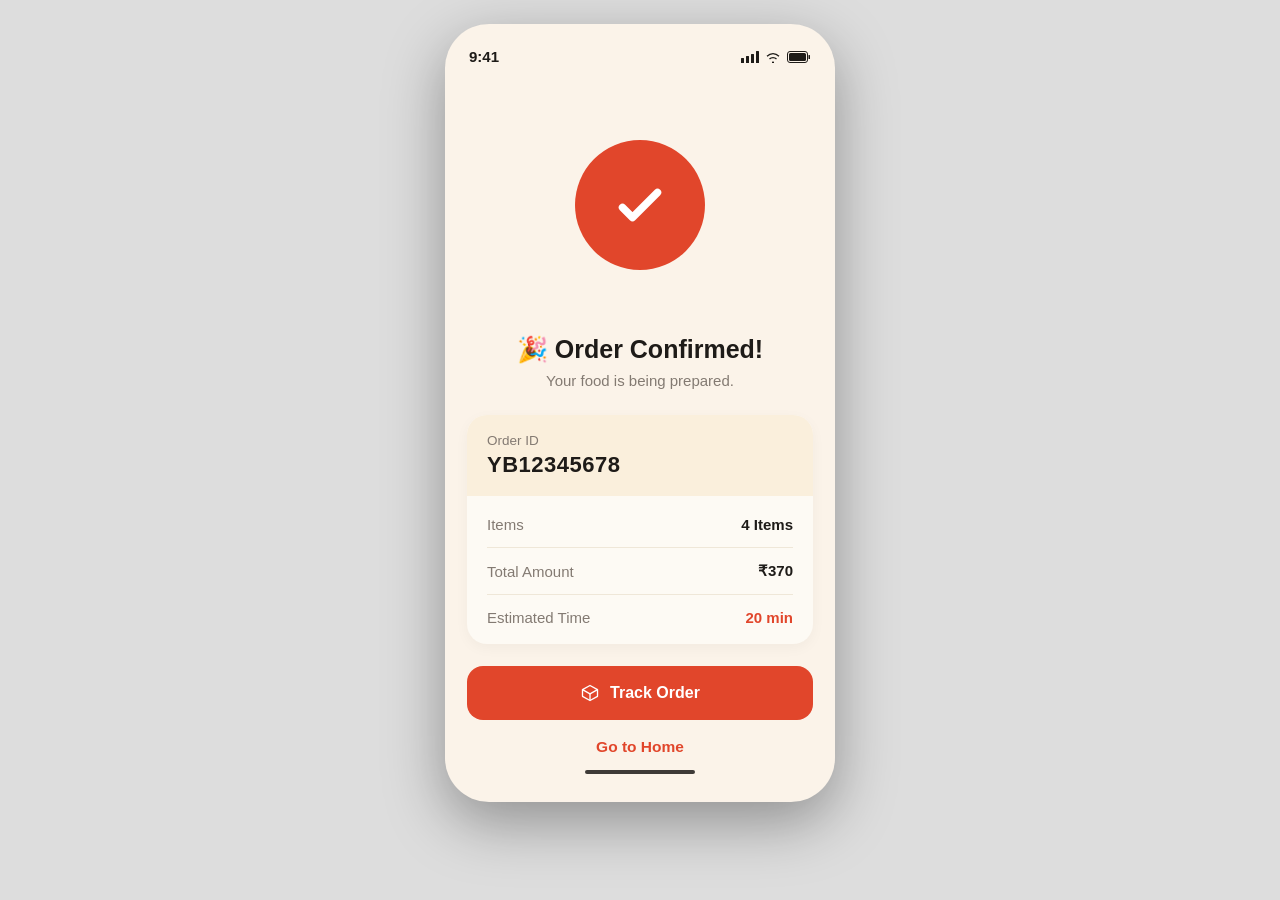
<file: order_confirmed.html>
<!DOCTYPE html>
<html lang="en">
<head>
<meta charset="UTF-8">
<meta name="viewport" content="width=device-width, initial-scale=1.0">
<title>Order Confirmed</title>
<style>
  :root{
    --bg: #FBF3E9;
    --red: #E1462B;
    --text-dark: #1E1B18;
    --text-muted: #837A72;
    --panel-bg: #FAEFDC;
    --panel-bg-2: #FDFAF4;
  }
  *{ box-sizing: border-box; margin:0; padding:0; }
  body{
    font-family: -apple-system, BlinkMacSystemFont, "Segoe UI", Roboto, Helvetica, Arial, sans-serif;
    background: #ddd;
    display:flex;
    justify-content:center;
    padding: 24px 0;
  }
  .phone{
    width: 390px;
    max-width: 100%;
    background: var(--bg);
    border-radius: 44px;
    overflow: hidden;
    box-shadow: 0 20px 60px rgba(0,0,0,0.35);
    padding: 18px 22px 28px;
    position: relative;
  }
  .status-bar{
    display:flex;
    justify-content:space-between;
    align-items:center;
    padding: 6px 2px 0;
    font-weight: 600;
    font-size: 15px;
    color: var(--text-dark);
    margin-bottom: 30px;
  }
  .status-icons{ display:flex; align-items:center; gap:6px; }

  .check-area{
    position: relative;
    height: 220px;
    display:flex;
    align-items:center;
    justify-content:center;
    margin-bottom: 20px;
  }
  .check-circle{
    width: 130px;
    height: 130px;
    border-radius: 50%;
    background: var(--red);
    display:flex;
    align-items:center;
    justify-content:center;
    z-index: 2;
    animation: pop 0.5s cubic-bezier(.34,1.56,.64,1);
  }
  .check-circle svg{
    width: 60px;
    height: 60px;
  }
  @keyframes pop{
    0%{ transform: scale(0); opacity: 0; }
    70%{ transform: scale(1.08); opacity: 1; }
    100%{ transform: scale(1); }
  }
  .confetti{
    position: absolute;
    width: 12px;
    height: 4px;
    border-radius: 2px;
    opacity: 0;
    animation: burst 0.9s ease-out forwards;
  }
  @keyframes burst{
    0%{ opacity: 0; transform: translate(0,0) rotate(var(--r)) scale(0.4); }
    15%{ opacity: 1; }
    100%{ opacity: 0; transform: translate(var(--x), var(--y)) rotate(calc(var(--r) + 200deg)) scale(1); }
  }

  .title-row{
    text-align:center;
    margin-bottom: 8px;
  }
  .title-row h1{
    font-size: 25px;
    font-weight: 800;
    color: var(--text-dark);
  }
  .subtitle{
    text-align:center;
    font-size: 15px;
    color: var(--text-muted);
    margin-bottom: 26px;
  }

  .order-card{
    background: var(--panel-bg-2);
    border-radius: 20px;
    overflow: hidden;
    margin-bottom: 22px;
    box-shadow: 0 4px 14px rgba(0,0,0,0.04);
  }
  .order-id{
    background: var(--panel-bg);
    padding: 18px 20px;
  }
  .order-id .label{
    font-size: 13.5px;
    color: var(--text-muted);
    margin-bottom: 4px;
  }
  .order-id .value{
    font-size: 22px;
    font-weight: 800;
    color: var(--text-dark);
    letter-spacing: 0.5px;
  }
  .order-rows{
    padding: 6px 20px 4px;
  }
  .order-row{
    display:flex;
    justify-content:space-between;
    align-items:center;
    padding: 14px 0;
    border-bottom: 1px solid #EFE7D8;
    font-size: 15px;
  }
  .order-row:last-child{
    border-bottom: none;
  }
  .order-row .label{
    color: var(--text-muted);
  }
  .order-row .value{
    font-weight: 700;
    color: var(--text-dark);
  }
  .order-row.time .value{
    color: var(--red);
  }

  .track-btn{
    width: 100%;
    background: var(--red);
    color: #fff;
    border: none;
    border-radius: 16px;
    padding: 17px;
    font-size: 16px;
    font-weight: 700;
    display:flex;
    align-items:center;
    justify-content:center;
    gap: 10px;
    cursor: pointer;
    margin-bottom: 18px;
  }
  .track-btn svg{ width: 20px; height: 20px; }

  .home-link{
    display:block;
    text-align:center;
    font-size: 15.5px;
    font-weight: 700;
    color: var(--red);
    cursor: pointer;
    background: none;
    border: none;
    width: 100%;
    margin-bottom: 14px;
  }

  .home-indicator{
    width: 110px;
    height: 4px;
    background: #1E1B18;
    border-radius: 2px;
    margin: 8px auto 0;
    opacity: 0.85;
  }
</style>
</head>
<body>

<div class="phone">

  <div class="status-bar">
    <span>9:41</span>
    <div class="status-icons">
      <svg width="18" height="12" viewBox="0 0 18 12" fill="none"><rect x="0" y="7" width="3" height="5" rx="0.5" fill="#1E1B18"/><rect x="5" y="5" width="3" height="7" rx="0.5" fill="#1E1B18"/><rect x="10" y="3" width="3" height="9" rx="0.5" fill="#1E1B18"/><rect x="15" y="0" width="3" height="12" rx="0.5" fill="#1E1B18"/></svg>
      <svg width="16" height="12" viewBox="0 0 16 12" fill="none"><path d="M8 10.5C8.6 10.5 9 10.9 9 11.5C9 12.1 8.6 12.5 8 12.5C7.4 12.5 7 12.1 7 11.5C7 10.9 7.4 10.5 8 10.5Z" fill="#1E1B18"/><path d="M4.5 8C5.4 7.1 6.6 6.6 8 6.6C9.4 6.6 10.6 7.1 11.5 8" stroke="#1E1B18" stroke-width="1.3" fill="none"/><path d="M2 5.3C3.8 3.5 5.8 2.6 8 2.6C10.2 2.6 12.2 3.5 14 5.3" stroke="#1E1B18" stroke-width="1.3" fill="none"/></svg>
      <svg width="24" height="12" viewBox="0 0 24 12" fill="none"><rect x="0.5" y="0.5" width="20" height="11" rx="2.5" stroke="#1E1B18"/><rect x="2" y="2" width="17" height="8" rx="1.5" fill="#1E1B18"/><rect x="21.5" y="4" width="1.5" height="4" rx="0.5" fill="#1E1B18"/></svg>
    </div>
  </div>

  <div class="check-area" id="checkArea">
    <div class="check-circle">
      <svg viewBox="0 0 24 24" fill="none"><path d="M5 13l4 4 10-10" stroke="#fff" stroke-width="3" stroke-linecap="round" stroke-linejoin="round"/></svg>
    </div>
  </div>

  <div class="title-row">
    <h1>🎉 Order Confirmed!</h1>
  </div>
  <div class="subtitle">Your food is being prepared.</div>

  <div class="order-card">
    <div class="order-id">
      <div class="label">Order ID</div>
      <div class="value">YB12345678</div>
    </div>
    <div class="order-rows">
      <div class="order-row">
        <span class="label">Items</span>
        <span class="value">4 Items</span>
      </div>
      <div class="order-row">
        <span class="label">Total Amount</span>
        <span class="value">₹370</span>
      </div>
      <div class="order-row time">
        <span class="label">Estimated Time</span>
        <span class="value">20 min</span>
      </div>
    </div>
  </div>

  <button class="track-btn">
    <svg viewBox="0 0 24 24" fill="none"><path d="M21 8l-9-5-9 5 9 5 9-5z" stroke="#fff" stroke-width="1.6" stroke-linejoin="round"/><path d="M3 8v8l9 5 9-5V8" stroke="#fff" stroke-width="1.6" stroke-linejoin="round"/><path d="M12 13v8" stroke="#fff" stroke-width="1.6"/></svg>
    Track Order
  </button>

  <button class="home-link">Go to Home</button>

  <div class="home-indicator"></div>

</div>

<script>
  const colors = ['#E1462B','#F2A93B','#4C8DE0','#2FA97A','#E85AA0','#7FC77C'];
  const checkArea = document.getElementById('checkArea');
  const count = 24;

  for(let i = 0; i < count; i++){
    const c = document.createElement('div');
    c.className = 'confetti';
    const angle = Math.random() * 360;
    const dist = 90 + Math.random() * 70;
    const x = Math.cos(angle * Math.PI/180) * dist;
    const y = Math.sin(angle * Math.PI/180) * dist * 0.75 - 40;
    c.style.setProperty('--x', x + 'px');
    c.style.setProperty('--y', y + 'px');
    c.style.setProperty('--r', (Math.random()*360) + 'deg');
    c.style.background = colors[Math.floor(Math.random()*colors.length)];
    c.style.left = '50%';
    c.style.top = '50%';
    c.style.animationDelay = (Math.random()*0.15) + 's';
    checkArea.appendChild(c);
  }
</script>

</body>
</html>
</file>
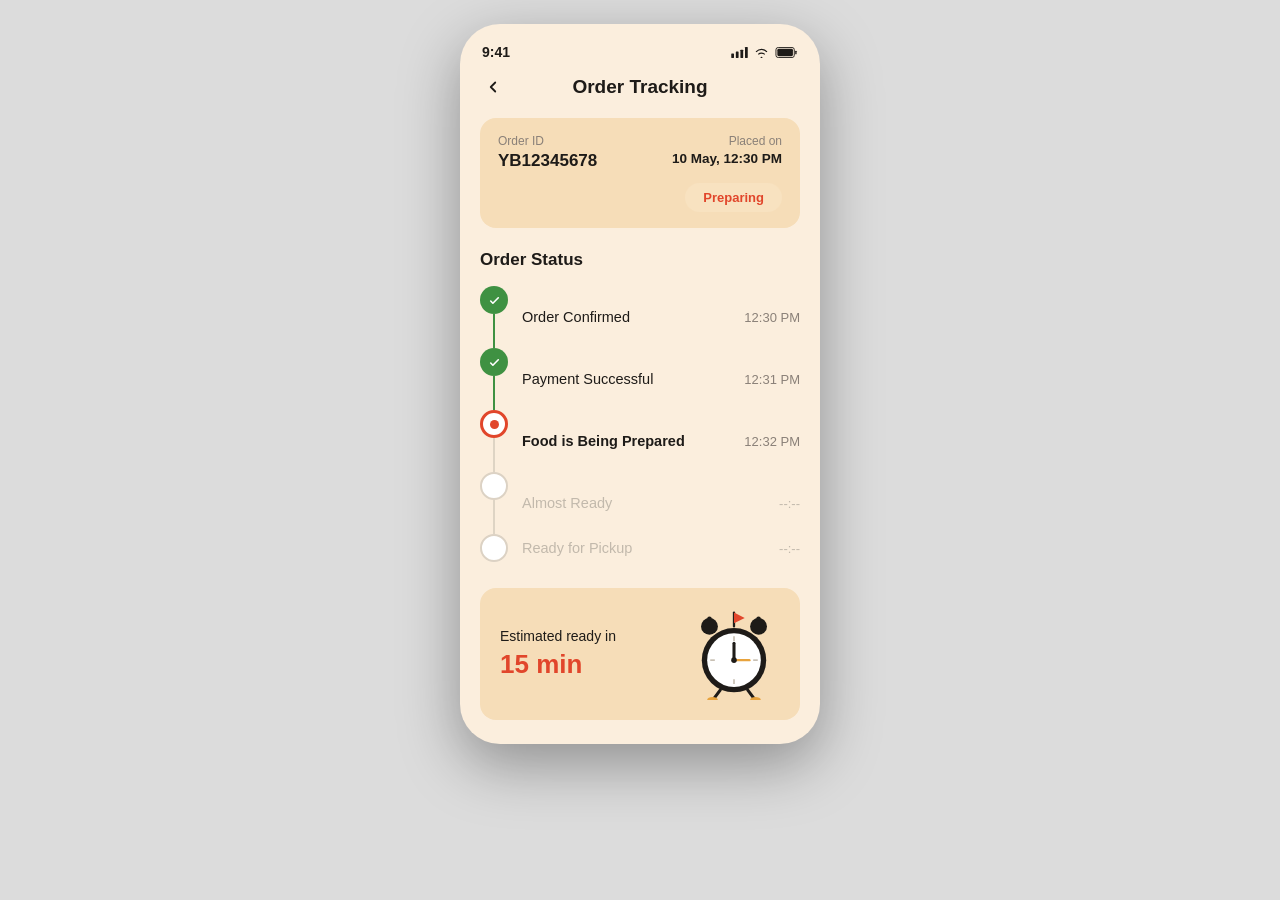
<file: order_tracking.html>
<!DOCTYPE html>
<html lang="en">
<head>
<meta charset="UTF-8">
<meta name="viewport" content="width=device-width, initial-scale=1.0">
<title>Order Tracking</title>
<style>
  :root{
    --bg: #FBEEDD;
    --red: #E1462B;
    --green: #3F9142;
    --text-dark: #1E1B18;
    --text-muted: #8A8078;
    --text-faint: #C2B9AC;
    --panel-bg: #F6DDB8;
    --panel-bg-2: #F8E2C0;
  }
  *{ box-sizing: border-box; margin:0; padding:0; }
  body{
    font-family: -apple-system, BlinkMacSystemFont, "Segoe UI", Roboto, Helvetica, Arial, sans-serif;
    background: #dcdcdc;
    display:flex;
    justify-content:center;
    padding: 24px 0;
  }
  .phone{
    width: 360px;
    max-width: 100%;
    background: var(--bg);
    border-radius: 40px;
    overflow: hidden;
    box-shadow: 0 20px 60px rgba(0,0,0,0.35);
    padding: 16px 20px 24px;
  }
  .status-bar{
    display:flex;
    justify-content:space-between;
    align-items:center;
    padding: 4px 2px 0;
    font-weight: 600;
    font-size: 14px;
    color: var(--text-dark);
    margin-bottom: 14px;
  }
  .status-icons{ display:flex; align-items:center; gap:6px; }

  .header{
    display:flex;
    align-items:center;
    margin-bottom: 18px;
  }
  .icon-btn{
    width: 26px;
    height: 26px;
    display:flex;
    align-items:center;
    justify-content:center;
    cursor: pointer;
    flex-shrink: 0;
  }
  .header h1{
    font-size: 19px;
    font-weight: 800;
    color: var(--text-dark);
    flex: 1;
    text-align: center;
    margin-right: 26px;
  }

  .order-card{
    background: var(--panel-bg);
    border-radius: 16px;
    padding: 16px 18px;
    margin-bottom: 22px;
    display: flex;
    flex-direction: column;
  }
  .order-top{
    display:flex;
    justify-content:space-between;
    gap: 10px;
  }
  .order-top .right{ text-align: right; }
  .order-top .label{
    font-size: 12px;
    color: var(--text-muted);
    margin-bottom: 3px;
  }
  .order-top .value{
    font-size: 17px;
    font-weight: 800;
    color: var(--text-dark);
  }
  .order-top .right .value{
    font-size: 13.5px;
    font-weight: 700;
  }
  .status-pill{
    align-self: flex-end;
    background: var(--panel-bg-2);
    color: var(--red);
    font-weight: 800;
    font-size: 13px;
    padding: 7px 18px;
    border-radius: 20px;
    margin-top: 12px;
    white-space: nowrap;
  }

  .section-title{
    font-size: 17px;
    font-weight: 800;
    color: var(--text-dark);
    margin-bottom: 16px;
  }

  .timeline{
    margin-bottom: 26px;
  }
  .step{
    display:flex;
    gap: 14px;
  }
  .step-line{
    display:flex;
    flex-direction: column;
    align-items:center;
    flex-shrink: 0;
  }
  .dot{
    width: 28px;
    height: 28px;
    border-radius: 50%;
    display:flex;
    align-items:center;
    justify-content:center;
    flex-shrink: 0;
    z-index: 1;
  }
  .dot.done{ background: var(--green); }
  .dot.done svg{ width: 13px; height: 13px; }
  .dot.active{
    background: #fff;
    border: 3px solid var(--red);
  }
  .dot.active .inner-dot{
    width: 9px;
    height: 9px;
    border-radius: 50%;
    background: var(--red);
  }
  .dot.pending{
    background: #fff;
    border: 2px solid #DCD2C4;
  }
  .connector{
    width: 2.5px;
    flex: 1;
    min-height: 34px;
  }
  .connector.done{ background: var(--green); }
  .connector.pending{ background: #DED4C4; }

  .step-body{
    flex: 1;
    display:flex;
    justify-content:space-between;
    align-items:center;
    padding-bottom: 26px;
  }
  .step-body:last-child{ padding-bottom: 0; }
  .step-name{
    font-size: 14.5px;
    color: var(--text-muted);
  }
  .step-name.done{ color: var(--text-dark); font-weight: 500; }
  .step-name.active{ color: var(--text-dark); font-weight: 800; }
  .step-name.pending{ color: var(--text-faint); }
  .step-time{
    font-size: 13px;
    color: var(--text-muted);
    white-space: nowrap;
  }
  .step-time.pending{ color: var(--text-faint); }

  .eta-card{
    background: var(--panel-bg);
    border-radius: 16px;
    padding: 20px;
    display:flex;
    align-items:center;
    justify-content:space-between;
    gap: 10px;
  }
  .eta-text .label{
    font-size: 14px;
    color: var(--text-dark);
    margin-bottom: 5px;
  }
  .eta-text .value{
    font-size: 26px;
    font-weight: 800;
    color: var(--red);
  }
  .clock-illus{
    width: 92px;
    height: 92px;
    flex-shrink: 0;
  }
</style>
</head>
<body>

<div class="phone">

  <div class="status-bar">
    <span>9:41</span>
    <div class="status-icons">
      <svg width="17" height="11" viewBox="0 0 18 12" fill="none"><rect x="0" y="7" width="3" height="5" rx="0.5" fill="#1E1B18"/><rect x="5" y="5" width="3" height="7" rx="0.5" fill="#1E1B18"/><rect x="10" y="3" width="3" height="9" rx="0.5" fill="#1E1B18"/><rect x="15" y="0" width="3" height="12" rx="0.5" fill="#1E1B18"/></svg>
      <svg width="15" height="11" viewBox="0 0 16 12" fill="none"><path d="M8 10.5C8.6 10.5 9 10.9 9 11.5C9 12.1 8.6 12.5 8 12.5C7.4 12.5 7 12.1 7 11.5C7 10.9 7.4 10.5 8 10.5Z" fill="#1E1B18"/><path d="M4.5 8C5.4 7.1 6.6 6.6 8 6.6C9.4 6.6 10.6 7.1 11.5 8" stroke="#1E1B18" stroke-width="1.3" fill="none"/><path d="M2 5.3C3.8 3.5 5.8 2.6 8 2.6C10.2 2.6 12.2 3.5 14 5.3" stroke="#1E1B18" stroke-width="1.3" fill="none"/></svg>
      <svg width="23" height="11" viewBox="0 0 24 12" fill="none"><rect x="0.5" y="0.5" width="20" height="11" rx="2.5" stroke="#1E1B18"/><rect x="2" y="2" width="17" height="8" rx="1.5" fill="#1E1B18"/><rect x="21.5" y="4" width="1.5" height="4" rx="0.5" fill="#1E1B18"/></svg>
    </div>
  </div>

  <div class="header">
    <div class="icon-btn">
      <svg width="18" height="18" viewBox="0 0 24 24" fill="none"><path d="M15 18l-6-6 6-6" stroke="#1E1B18" stroke-width="2.4" stroke-linecap="round" stroke-linejoin="round"/></svg>
    </div>
    <h1>Order Tracking</h1>
  </div>

  <div class="order-card">
    <div class="order-top">
      <div>
        <div class="label">Order ID</div>
        <div class="value">YB12345678</div>
      </div>
      <div class="right">
        <div class="label">Placed on</div>
        <div class="value">10 May, 12:30 PM</div>
      </div>
    </div>
    <div class="status-pill">Preparing</div>
  </div>

  <div class="section-title">Order Status</div>

  <div class="timeline">

    <div class="step">
      <div class="step-line">
        <div class="dot done">
          <svg viewBox="0 0 24 24" fill="none"><path d="M5 13l4 4 10-10" stroke="#fff" stroke-width="3" stroke-linecap="round" stroke-linejoin="round"/></svg>
        </div>
        <div class="connector done"></div>
      </div>
      <div class="step-body">
        <span class="step-name done">Order Confirmed</span>
        <span class="step-time">12:30 PM</span>
      </div>
    </div>

    <div class="step">
      <div class="step-line">
        <div class="dot done">
          <svg viewBox="0 0 24 24" fill="none"><path d="M5 13l4 4 10-10" stroke="#fff" stroke-width="3" stroke-linecap="round" stroke-linejoin="round"/></svg>
        </div>
        <div class="connector done"></div>
      </div>
      <div class="step-body">
        <span class="step-name done">Payment Successful</span>
        <span class="step-time">12:31 PM</span>
      </div>
    </div>

    <div class="step">
      <div class="step-line">
        <div class="dot active"><div class="inner-dot"></div></div>
        <div class="connector pending"></div>
      </div>
      <div class="step-body">
        <span class="step-name active">Food is Being Prepared</span>
        <span class="step-time">12:32 PM</span>
      </div>
    </div>

    <div class="step">
      <div class="step-line">
        <div class="dot pending"></div>
        <div class="connector pending"></div>
      </div>
      <div class="step-body">
        <span class="step-name pending">Almost Ready</span>
        <span class="step-time pending">--:--</span>
      </div>
    </div>

    <div class="step">
      <div class="step-line">
        <div class="dot pending"></div>
      </div>
      <div class="step-body">
        <span class="step-name pending">Ready for Pickup</span>
        <span class="step-time pending">--:--</span>
      </div>
    </div>

  </div>

  <div class="eta-card">
    <div class="eta-text">
      <div class="label">Estimated ready in</div>
      <div class="value">15 min</div>
    </div>
    <svg class="clock-illus" viewBox="0 0 120 120" fill="none">
      <!-- bells -->
      <circle cx="28" cy="24" r="11" fill="#1E1B18"/>
      <circle cx="92" cy="24" r="11" fill="#1E1B18"/>
      <circle cx="28" cy="14" r="3" fill="#1E1B18"/>
      <circle cx="92" cy="14" r="3" fill="#1E1B18"/>
      <!-- red flag on top -->
      <path d="M60 6v18" stroke="#1E1B18" stroke-width="3" stroke-linecap="round"/>
      <path d="M60 6l14 7-14 7z" fill="#E1462B"/>
      <!-- clock body -->
      <circle cx="60" cy="68" r="42" fill="#1E1B18"/>
      <circle cx="60" cy="68" r="35" fill="#fff"/>
      <!-- tick marks -->
      <g stroke="#C2B9AC" stroke-width="2">
        <line x1="60" y1="37" x2="60" y2="43"/>
        <line x1="60" y1="93" x2="60" y2="99"/>
        <line x1="29" y1="68" x2="35" y2="68"/>
        <line x1="85" y1="68" x2="91" y2="68"/>
      </g>
      <!-- hands -->
      <line x1="60" y1="68" x2="60" y2="46" stroke="#1E1B18" stroke-width="4" stroke-linecap="round"/>
      <line x1="60" y1="68" x2="80" y2="68" stroke="#E8A33D" stroke-width="3.2" stroke-linecap="round"/>
      <circle cx="60" cy="68" r="3.6" fill="#1E1B18"/>
      <!-- feet -->
      <path d="M42 107l-8 11" stroke="#1E1B18" stroke-width="4" stroke-linecap="round"/>
      <ellipse cx="32" cy="120" rx="7" ry="4" fill="#E8A33D"/>
      <path d="M78 107l8 11" stroke="#1E1B18" stroke-width="4" stroke-linecap="round"/>
      <ellipse cx="88" cy="120" rx="7" ry="4" fill="#E8A33D"/>
    </svg>
  </div>

</div>

</body>
</html>
</file>
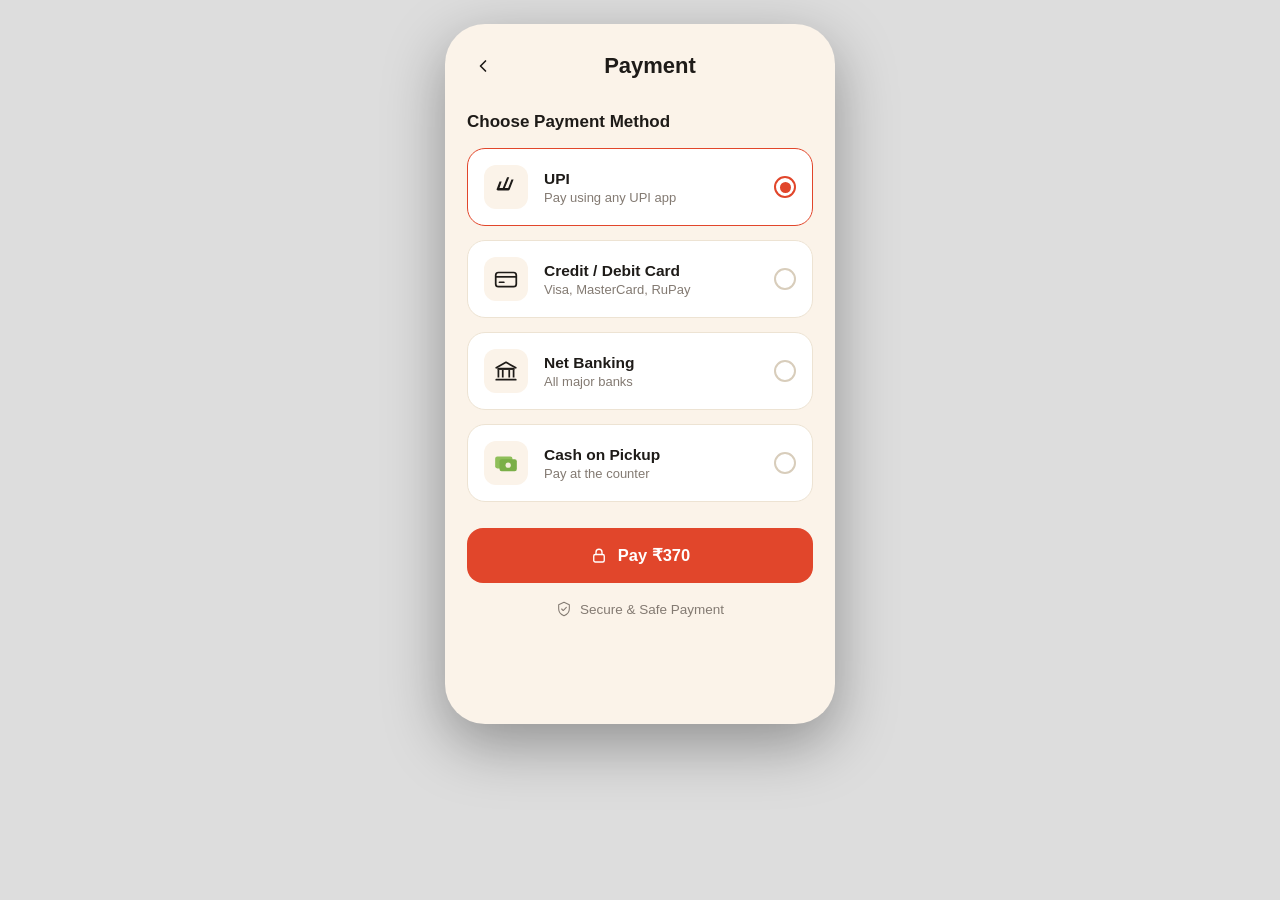
<file: payment.html>
<!DOCTYPE html>
<html lang="en">
<head>
<meta charset="UTF-8">
<meta name="viewport" content="width=device-width, initial-scale=1.0">
<title>Payment</title>
<style>
  :root{
    --bg: #FBF3E9;
    --card-bg: #FFFFFF;
    --red: #E1462B;
    --text-dark: #1E1B18;
    --text-muted: #837A72;
    --border: #EDE3D3;
  }
  *{ box-sizing: border-box; margin:0; padding:0; }
  body{
    font-family: -apple-system, BlinkMacSystemFont, "Segoe UI", Roboto, Helvetica, Arial, sans-serif;
    background: #ddd;
    display:flex;
    justify-content:center;
    padding: 24px 0;
  }
  .phone{
    width: 390px;
    max-width: 100%;
    background: var(--bg);
    border-radius: 40px;
    overflow: hidden;
    box-shadow: 0 20px 60px rgba(0,0,0,0.35);
    padding: 26px 22px 30px;
    min-height: 700px;
  }
  .header{
    display:flex;
    align-items:center;
    gap: 20px;
    margin-bottom: 30px;
  }
  .icon-btn{
    width: 32px;
    height: 32px;
    display:flex;
    align-items:center;
    justify-content:center;
    cursor: pointer;
    flex-shrink: 0;
  }
  .header h1{
    font-size: 22px;
    font-weight: 700;
    color: var(--text-dark);
    flex: 1;
    text-align: center;
    margin-right: 32px;
  }
  .section-title{
    font-size: 17px;
    font-weight: 700;
    color: var(--text-dark);
    margin-bottom: 16px;
  }
  .options{
    display:flex;
    flex-direction: column;
    gap: 14px;
    margin-bottom: 26px;
  }
  .option{
    background: var(--card-bg);
    border: 1.5px solid var(--border);
    border-radius: 18px;
    padding: 16px;
    display:flex;
    align-items:center;
    gap: 16px;
    cursor: pointer;
    transition: border-color 0.15s ease;
  }
  .option.selected{
    border-color: var(--red);
  }
  .option-icon{
    width: 44px;
    height: 44px;
    border-radius: 12px;
    background: var(--bg);
    display:flex;
    align-items:center;
    justify-content:center;
    flex-shrink: 0;
  }
  .option-info{
    flex: 1;
    min-width: 0;
  }
  .option-info h3{
    font-size: 15.5px;
    font-weight: 700;
    color: var(--text-dark);
    margin-bottom: 2px;
  }
  .option-info p{
    font-size: 13px;
    color: var(--text-muted);
  }
  .radio{
    width: 22px;
    height: 22px;
    border-radius: 50%;
    border: 2px solid #D8CDBB;
    flex-shrink: 0;
    display:flex;
    align-items:center;
    justify-content:center;
    transition: border-color 0.15s ease;
  }
  .option.selected .radio{
    border-color: var(--red);
  }
  .radio-dot{
    width: 11px;
    height: 11px;
    border-radius: 50%;
    background: var(--red);
    opacity: 0;
    transition: opacity 0.15s ease;
  }
  .option.selected .radio-dot{
    opacity: 1;
  }
  .pay-btn{
    width: 100%;
    background: var(--red);
    color: #fff;
    border: none;
    border-radius: 16px;
    padding: 18px;
    font-size: 16.5px;
    font-weight: 700;
    display:flex;
    align-items:center;
    justify-content:center;
    gap: 10px;
    cursor: pointer;
    margin-bottom: 18px;
  }
  .pay-btn svg{
    width: 18px;
    height: 18px;
  }
  .secure-note{
    display:flex;
    align-items:center;
    justify-content:center;
    gap: 8px;
    font-size: 13.5px;
    color: var(--text-muted);
  }
  .secure-note svg{
    width: 16px;
    height: 16px;
  }
</style>
</head>
<body>

<div class="phone">

  <div class="header">
    <div class="icon-btn">
      <svg width="20" height="20" viewBox="0 0 24 24" fill="none"><path d="M15 18l-6-6 6-6" stroke="#1E1B18" stroke-width="2" stroke-linecap="round" stroke-linejoin="round"/></svg>
    </div>
    <h1>Payment</h1>
  </div>

  <div class="section-title">Choose Payment Method</div>

  <div class="options">

    <div class="option selected" onclick="selectOption(this)">
      <div class="option-icon">
        <svg width="26" height="26" viewBox="0 0 24 24" fill="none"><path d="M3 15l3-8h2l-2 6h3l4-10h2l-4 10h3l3-8h2l-3.5 9c-.3.8-1 1.3-1.9 1.3H5c-1.2 0-2-1.1-1.6-2.3z" fill="#1E1B18"/></svg>
      </div>
      <div class="option-info">
        <h3>UPI</h3>
        <p>Pay using any UPI app</p>
      </div>
      <div class="radio"><div class="radio-dot"></div></div>
    </div>

    <div class="option" onclick="selectOption(this)">
      <div class="option-icon">
        <svg width="26" height="26" viewBox="0 0 24 24" fill="none"><rect x="2.5" y="6" width="19" height="13" rx="2.5" stroke="#1E1B18" stroke-width="1.6"/><path d="M2.5 10h19" stroke="#1E1B18" stroke-width="1.6"/><path d="M6 15h4" stroke="#1E1B18" stroke-width="1.6" stroke-linecap="round"/></svg>
      </div>
      <div class="option-info">
        <h3>Credit / Debit Card</h3>
        <p>Visa, MasterCard, RuPay</p>
      </div>
      <div class="radio"><div class="radio-dot"></div></div>
    </div>

    <div class="option" onclick="selectOption(this)">
      <div class="option-icon">
        <svg width="26" height="26" viewBox="0 0 24 24" fill="none"><path d="M3 9l9-5 9 5" stroke="#1E1B18" stroke-width="1.6" stroke-linecap="round" stroke-linejoin="round"/><path d="M4 9h16v2H4z" fill="#1E1B18"/><path d="M5 11v7M9 11v7M15 11v7M19 11v7" stroke="#1E1B18" stroke-width="1.6"/><path d="M3 20h18" stroke="#1E1B18" stroke-width="1.6" stroke-linecap="round"/></svg>
      </div>
      <div class="option-info">
        <h3>Net Banking</h3>
        <p>All major banks</p>
      </div>
      <div class="radio"><div class="radio-dot"></div></div>
    </div>

    <div class="option" onclick="selectOption(this)">
      <div class="option-icon">
        <svg width="26" height="26" viewBox="0 0 24 24" fill="none"><rect x="2" y="6" width="16" height="11" rx="2" fill="#8FBF5A"/><rect x="6" y="8.5" width="16" height="11" rx="2" fill="#7AAF48"/><circle cx="14" cy="14" r="2.4" fill="#F4EEDD"/></svg>
      </div>
      <div class="option-info">
        <h3>Cash on Pickup</h3>
        <p>Pay at the counter</p>
      </div>
      <div class="radio"><div class="radio-dot"></div></div>
    </div>

  </div>

  <button class="pay-btn">
    <svg viewBox="0 0 24 24" fill="none"><rect x="5" y="10" width="14" height="10" rx="2" stroke="#fff" stroke-width="1.8"/><path d="M8 10V7a4 4 0 018 0v3" stroke="#fff" stroke-width="1.8" stroke-linecap="round"/></svg>
    Pay ₹370
  </button>

  <div class="secure-note">
    <svg viewBox="0 0 24 24" fill="none"><path d="M12 2l8 3.5v6c0 5-3.4 8.7-8 10.5-4.6-1.8-8-5.5-8-10.5v-6L12 2z" stroke="#837A72" stroke-width="1.6" stroke-linejoin="round"/><path d="M8.5 12l2.3 2.3L15.5 9.5" stroke="#837A72" stroke-width="1.6" stroke-linecap="round" stroke-linejoin="round"/></svg>
    Secure & Safe Payment
  </div>

</div>

<script>
  function selectOption(el){
    document.querySelectorAll('.option').forEach(o => o.classList.remove('selected'));
    el.classList.add('selected');
  }
</script>

</body>
</html>
</file>
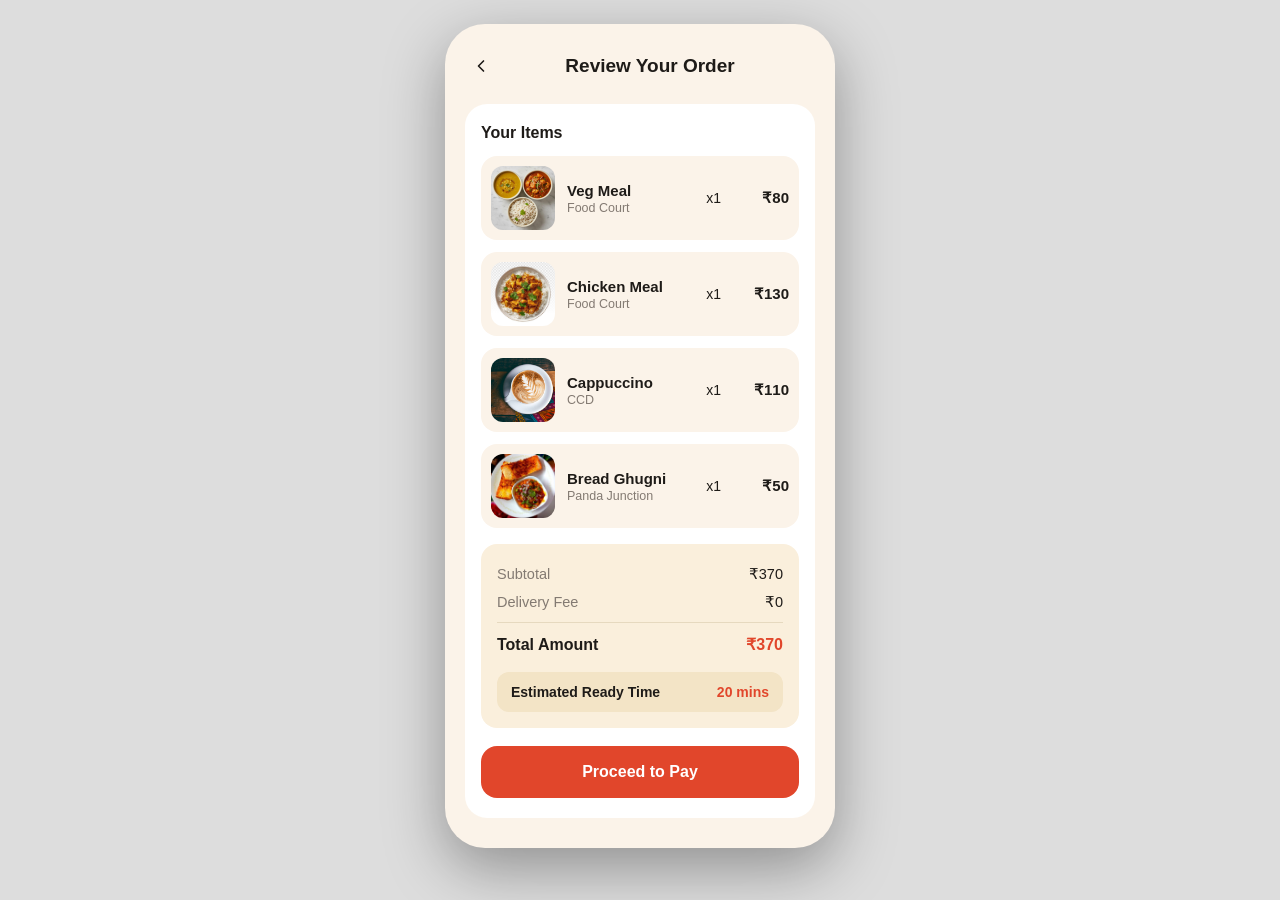
<file: review_order.html>
<!DOCTYPE html>
<html lang="en">
<head>
<meta charset="UTF-8">
<meta name="viewport" content="width=device-width, initial-scale=1.0">
<title>Review Your Order</title>
<style>
  :root{
    --bg: #FBF3E9;
    --card-bg: #FFFFFF;
    --red: #E1462B;
    --text-dark: #1E1B18;
    --text-muted: #837A72;
    --panel-bg: #FAEFDC;
    --badge-bg: #F3E4C6;
  }
  *{ box-sizing: border-box; margin:0; padding:0; }
  body{
    font-family: -apple-system, BlinkMacSystemFont, "Segoe UI", Roboto, Helvetica, Arial, sans-serif;
    background: #ddd;
    display:flex;
    justify-content:center;
    padding: 24px 0;
  }
  .phone{
    width: 390px;
    max-width: 100%;
    background: var(--bg);
    border-radius: 40px;
    overflow: hidden;
    box-shadow: 0 20px 60px rgba(0,0,0,0.35);
    padding: 26px 20px 30px;
  }
  .header{
    display:flex;
    align-items:center;
    gap: 20px;
    margin-bottom: 22px;
  }
  .icon-btn{
    width: 32px;
    height: 32px;
    display:flex;
    align-items:center;
    justify-content:center;
    cursor: pointer;
    flex-shrink: 0;
  }
  .header h1{
    font-size: 19px;
    font-weight: 700;
    color: var(--text-dark);
    flex: 1;
    text-align: center;
    margin-right: 32px;
  }
  .panel{
    background: var(--card-bg);
    border-radius: 22px;
    padding: 20px 16px;
  }
  .panel h2{
    font-size: 16px;
    font-weight: 700;
    color: var(--text-dark);
    margin-bottom: 14px;
  }
  .order-item{
    display:flex;
    align-items:center;
    gap: 12px;
    background: var(--bg);
    border-radius: 16px;
    padding: 10px;
    margin-bottom: 12px;
  }
  .order-item img{
    width: 64px;
    height: 64px;
    border-radius: 12px;
    object-fit: cover;
    flex-shrink: 0;
    background: #eee;
  }
  .item-info{
    flex: 1;
    min-width: 0;
  }
  .item-info h3{
    font-size: 15px;
    font-weight: 700;
    color: var(--text-dark);
    margin-bottom: 2px;
  }
  .item-info .source{
    font-size: 12.5px;
    color: var(--text-muted);
  }
  .item-qty{
    font-size: 14px;
    color: var(--text-dark);
    padding: 0 8px;
    flex-shrink: 0;
  }
  .item-price{
    font-size: 15px;
    font-weight: 700;
    color: var(--text-dark);
    flex-shrink: 0;
    text-align: right;
    min-width: 48px;
  }
  .summary-block{
    background: var(--panel-bg);
    border-radius: 16px;
    padding: 16px;
    margin-top: 16px;
  }
  .summary-row{
    display:flex;
    justify-content:space-between;
    align-items:center;
    font-size: 14.5px;
    color: var(--text-dark);
    padding: 6px 0;
  }
  .summary-row.muted span:first-child{
    color: var(--text-muted);
  }
  .divider{
    border: none;
    border-top: 1px solid #E6D9BF;
    margin: 6px 0;
  }
  .summary-row.total span{
    font-weight: 700;
    font-size: 16px;
  }
  .summary-row.total span:last-child{
    color: var(--red);
  }
  .ready-time{
    background: var(--badge-bg);
    border-radius: 12px;
    padding: 12px 14px;
    display:flex;
    justify-content:space-between;
    align-items:center;
    font-size: 14px;
    font-weight: 600;
    color: var(--text-dark);
    margin-top: 12px;
  }
  .ready-time span:last-child{
    color: var(--red);
    font-weight: 700;
  }
  .pay-btn{
    width: 100%;
    background: var(--red);
    color: #fff;
    border: none;
    border-radius: 16px;
    padding: 17px;
    font-size: 16px;
    font-weight: 700;
    cursor: pointer;
    margin-top: 18px;
  }
</style>
</head>
<body>

<div class="phone">

  <div class="header">
    <div class="icon-btn">
      <svg width="20" height="20" viewBox="0 0 24 24" fill="none"><path d="M15 18l-6-6 6-6" stroke="#1E1B18" stroke-width="2" stroke-linecap="round" stroke-linejoin="round"/></svg>
    </div>
    <h1>Review Your Order</h1>
  </div>

  <div class="panel">
    <h2>Your Items</h2>

    <div class="order-item">
      <img src="veg-meal.png" alt="Veg Meal">
      <div class="item-info">
        <h3>Veg Meal</h3>
        <div class="source">Food Court</div>
      </div>
      <div class="item-qty">x1</div>
      <div class="item-price">₹80</div>
    </div>

    <div class="order-item">
      <img src="chicken-meal.png" alt="Chicken Meal">
      <div class="item-info">
        <h3>Chicken Meal</h3>
        <div class="source">Food Court</div>
      </div>
      <div class="item-qty">x1</div>
      <div class="item-price">₹130</div>
    </div>

    <div class="order-item">
      <img src="Cappuccino.png" alt="Cappuccino">
      <div class="item-info">
        <h3>Cappuccino</h3>
        <div class="source">CCD</div>
      </div>
      <div class="item-qty">x1</div>
      <div class="item-price">₹110</div>
    </div>

    <div class="order-item">
      <img src="bread-ghugni.png" alt="Bread Ghugni">
      <div class="item-info">
        <h3>Bread Ghugni</h3>
        <div class="source">Panda Junction</div>
      </div>
      <div class="item-qty">x1</div>
      <div class="item-price">₹50</div>
    </div>

    <div class="summary-block">
      <div class="summary-row muted">
        <span>Subtotal</span>
        <span>₹370</span>
      </div>
      <div class="summary-row muted">
        <span>Delivery Fee</span>
        <span>₹0</span>
      </div>
      <hr class="divider">
      <div class="summary-row total">
        <span>Total Amount</span>
        <span>₹370</span>
      </div>
      <div class="ready-time">
        <span>Estimated Ready Time</span>
        <span>20 mins</span>
      </div>
    </div>

    <button class="pay-btn">Proceed to Pay</button>
  </div>

</div>

</body>
</html>
</file>
<file: home.css>
*{
    margin:0;
    padding:0;
    box-sizing:border-box;
    font-family:'Poppins',sans-serif;
}

body{
    background:#111;
    display:flex;
    justify-content:center;
    align-items:center;
    min-height:100vh;
}

.phone{
    width:390px;
    height:844px;
    background:#F7F1E8;
    border:3px solid #111;
    border-radius:36px;
    overflow:hidden;
    position:relative;
}

/* Status Bar */

.status-bar{
    display:flex;
    justify-content:space-between;
    align-items:center;
    padding:18px 24px 10px;
}

.time{
    font-size:20px;
    font-weight:600;
}

.icons i{
    margin-left:8px;
    font-size:18px;
}

/* Top */

.top-bar{
    display:flex;
    justify-content:space-between;
    padding:8px 22px;
}

.top-bar i{
    font-size:30px;
    color:#111;
}

/* Header */

.header{
    padding:10px 22px;
}

.header h1{
    font-size:24px;
    font-weight:700;
    color:#111;
}

.header p{
    margin-top:6px;
    font-size:16px;
    color:#444;
}

/* Cards */

.card{
    width:346px;
    height:120px;
    background:#F2DEBA;
    border-radius:22px;
    margin:14px auto;
    position:relative;
    overflow:hidden;
}

.text{
    width:170px;
    padding:18px;
}

.text h2{
    font-size:18px;
    font-weight:700;
    color:#111;
    margin-bottom:8px;
}

.text p{
    font-size:14px;
    line-height:1.45;
    color:#333;
}

.card img{
    position:absolute;
    right:18px;
    top:8px;
    width:140px;
    height:105px;
    object-fit:contain;
    display:block;
}

.arrow{
    position:absolute;
    right:12px;
    bottom:18px;
    width:42px;
    height:42px;
    border-radius:50%;
    background:#E53912;
    display:flex;
    justify-content:center;
    align-items:center;
    color:white;
    font-size:18px;
}

/* Bottom Navigation */

.bottom-nav{
    position:absolute;
    bottom:0;
    width:100%;
    height:86px;
    background:#F3ECE2;
    border-radius:28px 28px 0 0;
    display:flex;
    justify-content:space-around;
    align-items:center;
    box-shadow:0 -3px 12px rgba(0,0,0,.08);
}

.nav{
    display:flex;
    flex-direction:column;
    align-items:center;
    color:#444;
    font-size:12px;
    position:relative;
}

.nav i{
    font-size:26px;
    margin-bottom:4px;
}

.active{
    color:#E53912;
    font-weight:600;
}

.cart-icon{
    position:relative;
}

.badge{
    position:absolute;
    top:-6px;
    right:-8px;
    width:18px;
    height:18px;
    border-radius:50%;
    background:#E53912;
    color:#fff;
    font-size:10px;
    font-weight:600;
    display:flex;
    justify-content:center;
    align-items:center;
}
</file>
